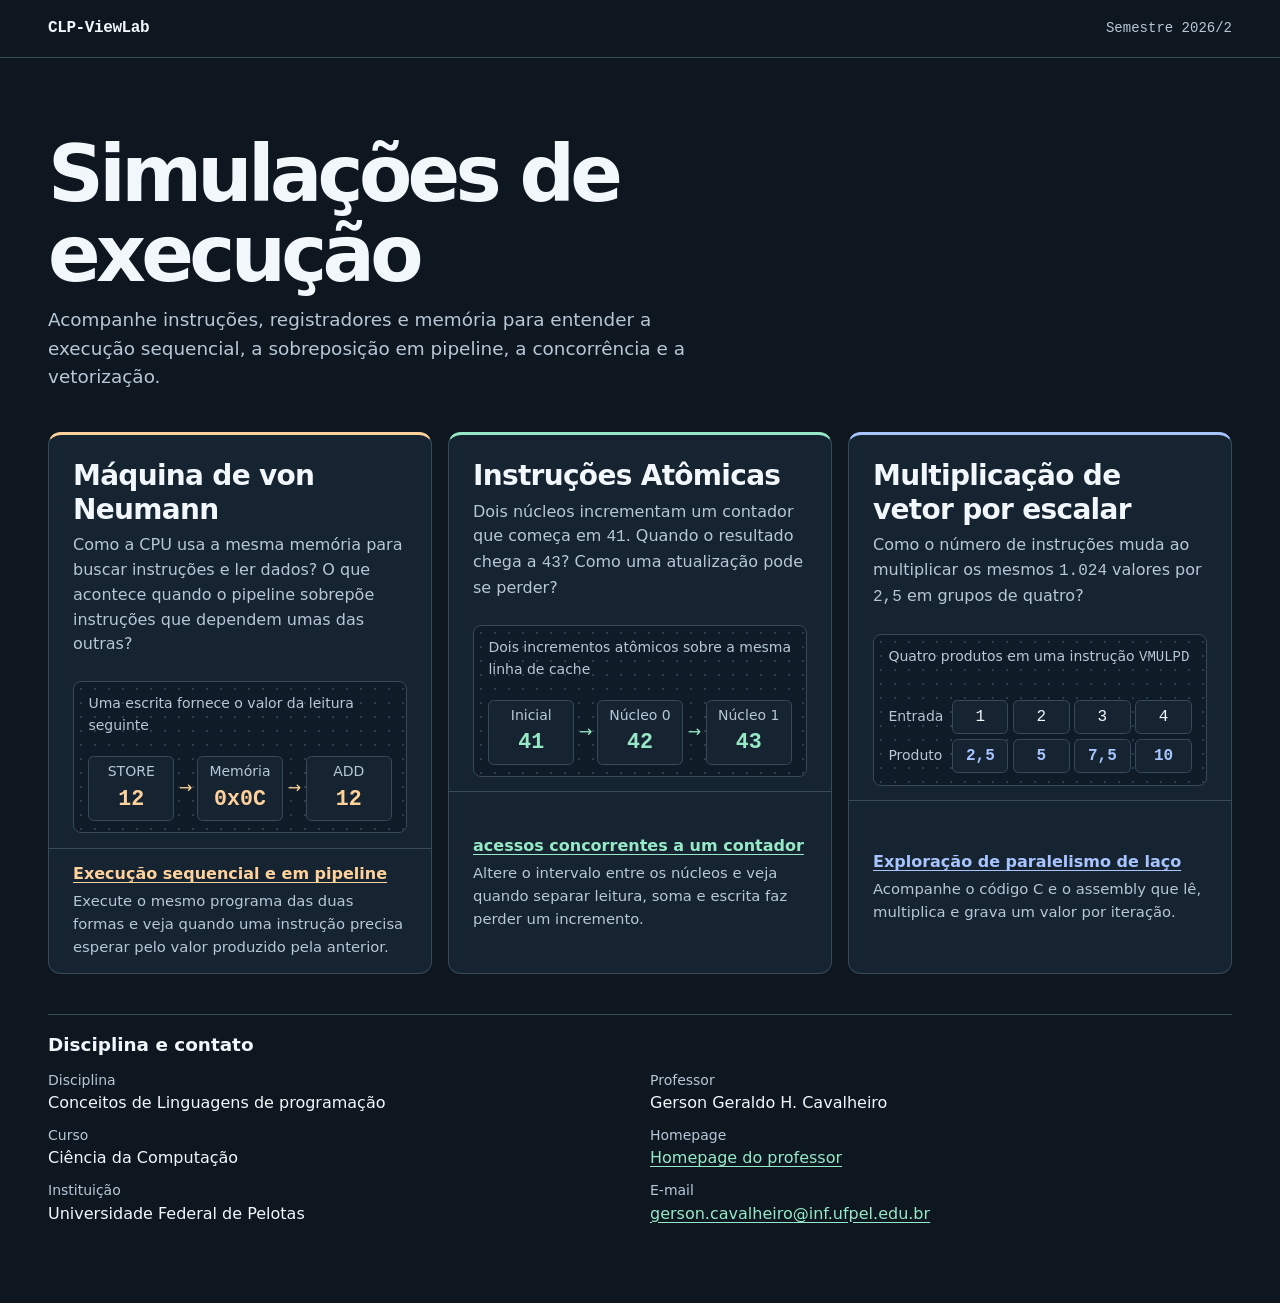
<file: index.html>
<!doctype html>
<html lang="pt-BR">
<head>
  <meta charset="utf-8">
  <meta name="viewport" content="width=device-width, initial-scale=1">
  <meta name="description" content="Simulações interativas da máquina de von Neumann, de instruções atômicas e de vetorização AVX. Semestre 2026/2.">
  <meta name="theme-color" content="#0e1720">
  <title>CLP-ViewLab · Simulações de execução</title>
  <link rel="stylesheet" href="estilo.css">
</head>
<body>
  <header class="site-header">
    <div class="wrap header-row">
      <span class="brand">CLP-ViewLab</span>
      <span class="semester">Semestre 2026/2</span>
    </div>
  </header>

  <main class="wrap">
    <div class="intro">
      <h1>Simulações de execução</h1>
      <p>Acompanhe instruções, registradores e memória para entender a execução sequencial, a sobreposição em pipeline, a concorrência e a vetorização.</p>
    </div>

    <div class="catalog">
      <section class="lab von-neumann" aria-labelledby="von-neumann-title">
        <div class="lab-intro">
          <h2 id="von-neumann-title">Máquina de von Neumann</h2>
          <p>Como a CPU usa a mesma memória para buscar instruções e ler dados? O que acontece quando o pipeline sobrepõe instruções que dependem umas das outras?</p>
        </div>

        <figure class="illustration">
          <figcaption>Uma escrita fornece o valor da leitura seguinte</figcaption>
          <div class="counter-flow" role="img" aria-label="STORE grava 12 no endereço 0x0C, de onde ADD lê o valor 12">
            <div><span>STORE</span><strong>12</strong></div>
            <span class="connector" aria-hidden="true">→</span>
            <div><span>Memória</span><strong>0x0C</strong></div>
            <span class="connector" aria-hidden="true">→</span>
            <div><span>ADD</span><strong>12</strong></div>
          </div>
        </figure>

        <ul class="lab-links">
          <li>
            <a href="simulacoes/von-neumann/index.html">
              <strong>Execução sequencial e em pipeline</strong>
              <span>Execute o mesmo programa das duas formas e veja quando uma instrução precisa esperar pelo valor produzido pela anterior.</span>
            </a>
          </li>
        </ul>
      </section>

      <section class="lab atomics" aria-labelledby="atomics-title">
        <div class="lab-intro">
          <h2 id="atomics-title">Instruções Atômicas</h2>
          <p>Dois núcleos incrementam um contador que começa em <code>41</code>. Quando o resultado chega a <code>43</code>? Como uma atualização pode se perder?</p>
        </div>

        <figure class="illustration">
          <figcaption>Dois incrementos atômicos sobre a mesma linha de cache</figcaption>
          <div class="counter-flow" role="img" aria-label="O contador passa de 41 para 42 e então para 43">
            <div><span>Inicial</span><strong>41</strong></div>
            <span class="connector" aria-hidden="true">→</span>
            <div><span>Núcleo 0</span><strong>42</strong></div>
            <span class="connector" aria-hidden="true">→</span>
            <div><span>Núcleo 1</span><strong>43</strong></div>
          </div>
        </figure>

        <ul class="lab-links">
          <li>
            <a href="simulacoes/atomicas/comparacao.html">
              <strong>acessos concorrentes a um contador</strong>
              <span>Altere o intervalo entre os núcleos e veja quando separar leitura, soma e escrita faz perder um incremento.</span>
            </a>
          </li>
        </ul>
      </section>

      <section class="lab vector" aria-labelledby="avx-title">
        <div class="lab-intro">
          <h2 id="avx-title">Multiplicação de vetor por escalar</h2>
          <p>Como o número de instruções muda ao multiplicar os mesmos <code>1.024</code> valores por <code>2,5</code> em grupos de quatro?</p>
        </div>

        <figure class="illustration">
          <figcaption>Quatro produtos em uma instrução <code>VMULPD</code></figcaption>
          <div class="vector-flow" role="img" aria-label="Um, dois, três e quatro multiplicados por dois vírgula cinco resultam em dois vírgula cinco, cinco, sete vírgula cinco e dez">
            <span>Entrada</span><div><span>1</span><span>2</span><span>3</span><span>4</span></div>
            <span>Produto</span><div><strong>2,5</strong><strong>5</strong><strong>7,5</strong><strong>10</strong></div>
          </div>
        </figure>

        <ul class="lab-links">
          <li>
            <a href="simulacoes/avx/index.html">
              <strong>Exploração de paralelismo de laço</strong>
              <span>Acompanhe o código C e o assembly que lê, multiplica e grava um valor por iteração.</span>
            </a>
          </li>
        </ul>
      </section>
    </div>

    <section class="academic" aria-labelledby="academic-title">
      <h2 id="academic-title">Disciplina e contato</h2>
      <div class="academic-grid">
        <dl>
          <div>
            <dt>Disciplina</dt>
            <dd>Conceitos de Linguagens de programação</dd>
          </div>
          <div>
            <dt>Curso</dt>
            <dd>Ciência da Computação</dd>
          </div>
          <div>
            <dt>Instituição</dt>
            <dd>Universidade Federal de Pelotas</dd>
          </div>
        </dl>
        <dl>
          <div>
            <dt>Professor</dt>
            <dd>Gerson Geraldo H. Cavalheiro</dd>
          </div>
          <div>
            <dt>Homepage</dt>
            <dd><a href="https://wp.ufpel.edu.br/gersonc/">Homepage do professor</a></dd>
          </div>
          <div>
            <dt>E-mail</dt>
            <dd><a href="mailto:gerson.cavalheiro@inf.ufpel.edu.br">gerson.cavalheiro@inf.ufpel.edu.br</a></dd>
          </div>
        </dl>
      </div>
    </section>
  </main>
</body>
</html>
</file>
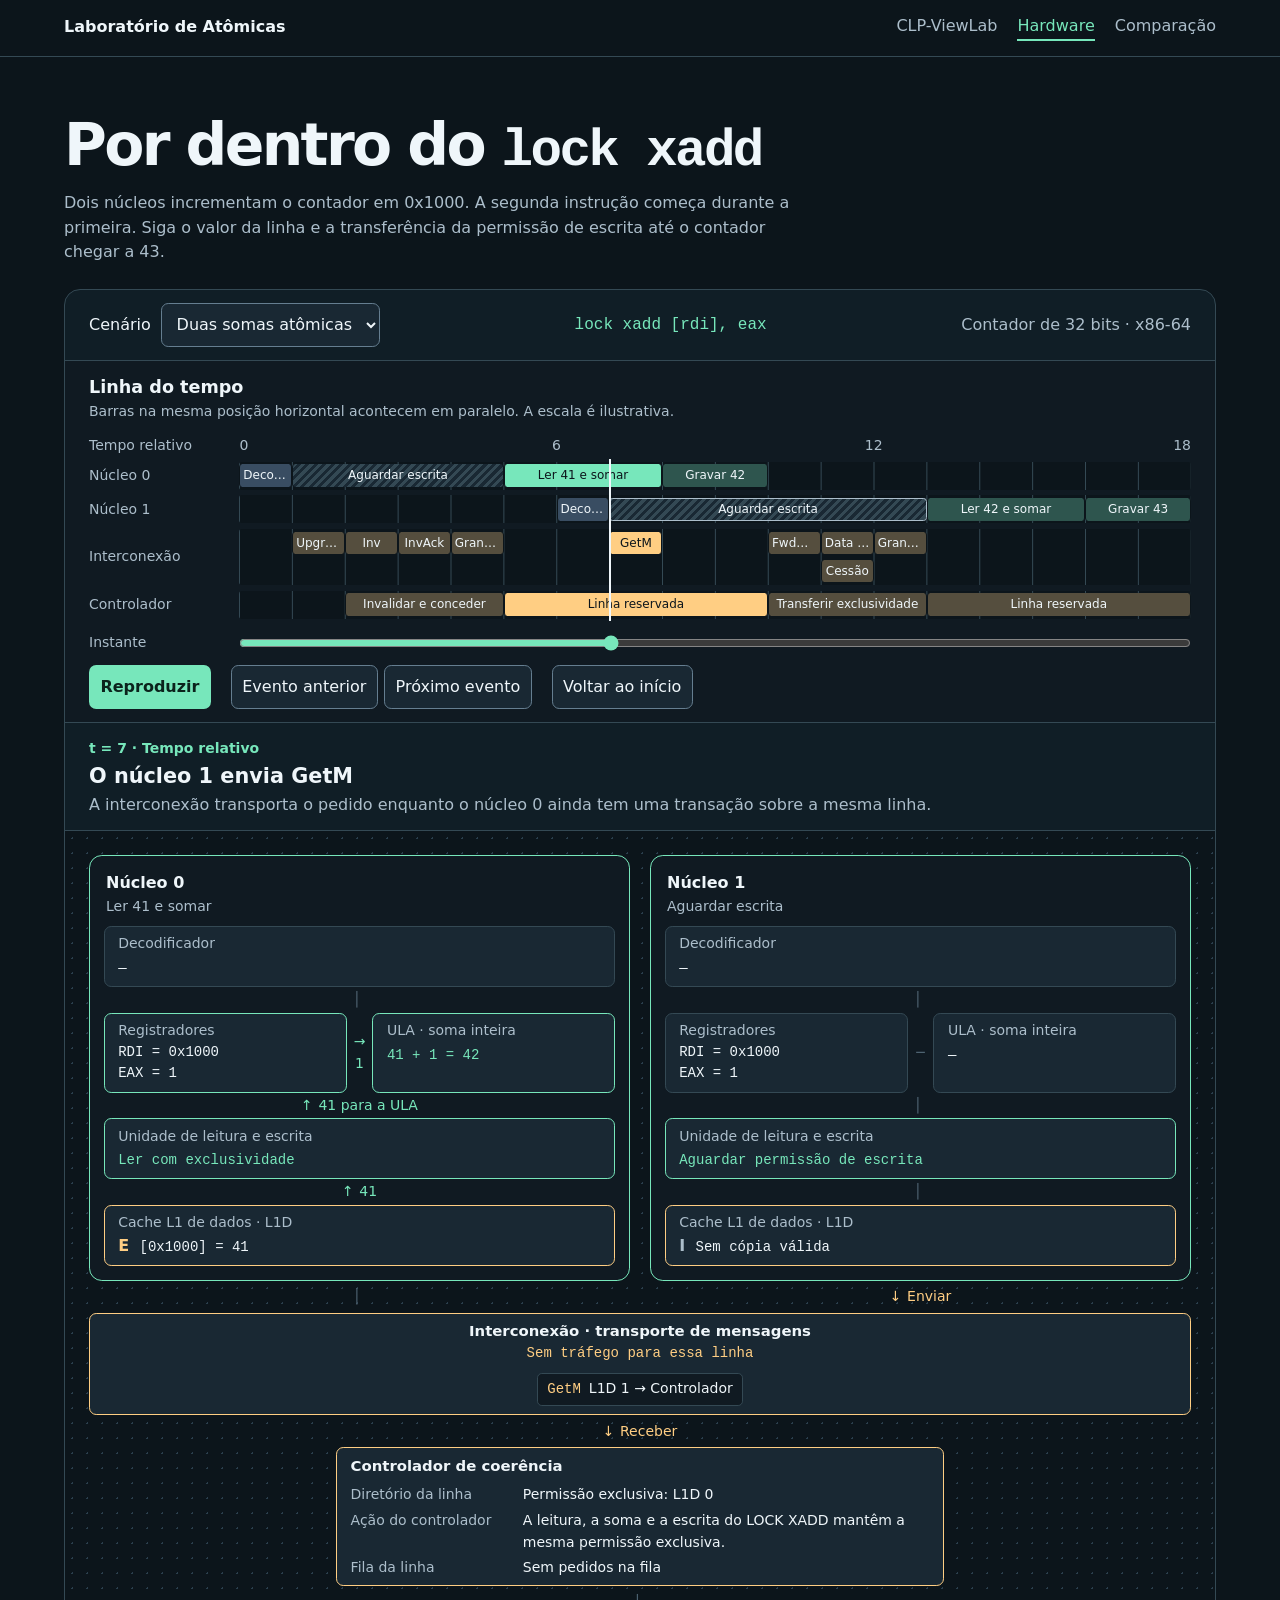
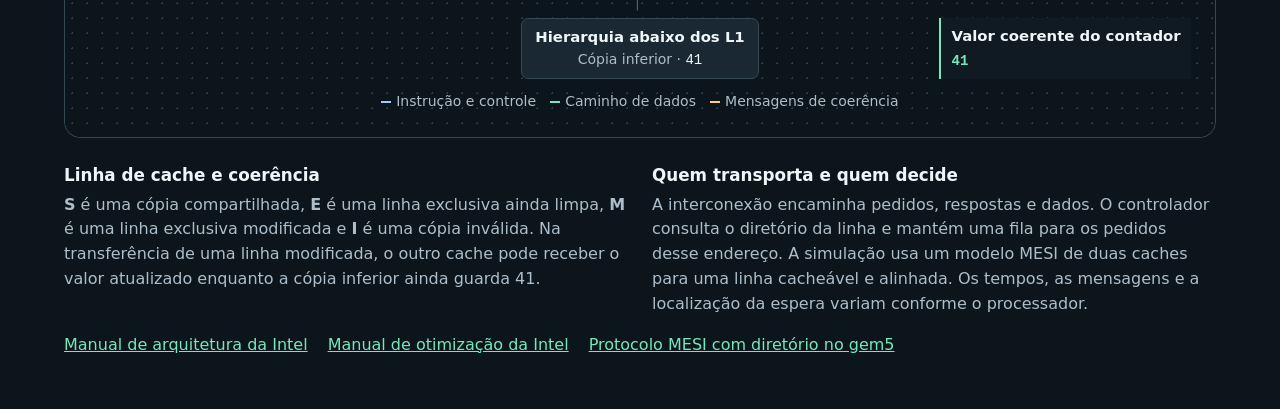
<file: simulacoes/atomicas/index.html>
<!doctype html>
<html lang="pt-BR">
<head>
  <meta charset="utf-8">
  <meta name="viewport" content="width=device-width, initial-scale=1">
  <title>Por dentro do lock xadd · Laboratório de Atômicas</title>
  <link rel="stylesheet" href="estilo.css">
  <script src="modelo.js" defer></script>
  <script src="simulador.js" defer></script>
</head>
<body data-page="hardware">
  <header class="site-header">
    <div class="wrap nav-row">
      <a class="brand" href="index.html">Laboratório de Atômicas</a>
      <nav aria-label="Simulações">
        <a href="../../index.html">CLP-ViewLab</a>
        <a href="index.html" aria-current="page">Hardware</a>
        <a href="comparacao.html">Comparação</a>
      </nav>
    </div>
  </header>
  <main class="wrap">
    <h1>Por dentro do <code>lock xadd</code></h1>
    <p class="intro" id="scenario-description">Dois núcleos incrementam o contador em 0x1000. A segunda instrução começa durante a primeira. Siga o valor da linha e a transferência da permissão de escrita até o contador chegar a 43.</p>

    <section class="lab" aria-label="Simulação de instruções atômicas">
      <div class="command-row">
        <label for="mode">Cenário
          <select id="mode">
            <option value="atomic">Duas somas atômicas</option>
            <option value="observer">Soma e leitura</option>
          </select>
        </label>
        <code id="sequence">lock xadd [rdi], eax</code>
        <span>Contador de 32 bits · x86-64</span>
      </div>
      <section class="timeline-panel" aria-labelledby="timeline-title">
        <h2 id="timeline-title">Linha do tempo</h2>
        <p id="timeline-description">Barras na mesma posição horizontal acontecem em paralelo. A escala é ilustrativa.</p>
        <div id="timeline"></div>
        <label class="scrubber" for="time">
          <span>Instante</span>
          <input type="range" id="time" min="0" value="0" aria-describedby="timeline-description">
        </label>
        <div class="playback controls">
          <button type="button" class="primary" id="play">Reproduzir</button>
          <div class="event-navigation" role="group" aria-label="Execução passo a passo">
            <button type="button" id="previous-event">Evento anterior</button>
            <button type="button" id="next-event">Próximo evento</button>
          </div>
          <button type="button" id="reset">Voltar ao início</button>
        </div>
      </section>
      <div class="event" aria-live="polite" aria-atomic="true">
        <span class="step-label" id="event-label"></span>
        <h2 id="event-title"></h2>
        <p id="explanation"></p>
      </div>
      <div class="board" id="board" role="group" aria-label="Diagrama funcional do processador"></div>
      <noscript>Ative o JavaScript para executar a simulação.</noscript>
    </section>

    <section class="reading" aria-label="Como interpretar o diagrama">
      <div>
        <h2>Linha de cache e coerência</h2>
        <p><strong>S</strong> é uma cópia compartilhada, <strong>E</strong> é uma linha exclusiva ainda limpa, <strong>M</strong> é uma linha exclusiva modificada e <strong>I</strong> é uma cópia inválida. Na transferência de uma linha modificada, o outro cache pode receber o valor atualizado enquanto a cópia inferior ainda guarda 41.</p>
      </div>
      <div>
        <h2>Quem transporta e quem decide</h2>
        <p>A interconexão encaminha pedidos, respostas e dados. O controlador consulta o diretório da linha e mantém uma fila para os pedidos desse endereço. A simulação usa um modelo MESI de duas caches para uma linha cacheável e alinhada. Os tempos, as mensagens e a localização da espera variam conforme o processador.</p>
      </div>
    </section>
    <footer class="references">
      <a href="https://cdrdv2-public.intel.com/868137/325462-089-sdm-vol-1-2abcd-3abcd-4.pdf">Manual de arquitetura da Intel</a>
      <a href="https://cdrdv2-public.intel.com/821614/356477-Optimization-Reference-Manual-V2-050.pdf">Manual de otimização da Intel</a>
      <a href="https://www.gem5.org/documentation/general_docs/ruby/MESI_Two_Level/">Protocolo MESI com diretório no gem5</a>
    </footer>
  </main>
</body>
</html>
</file>
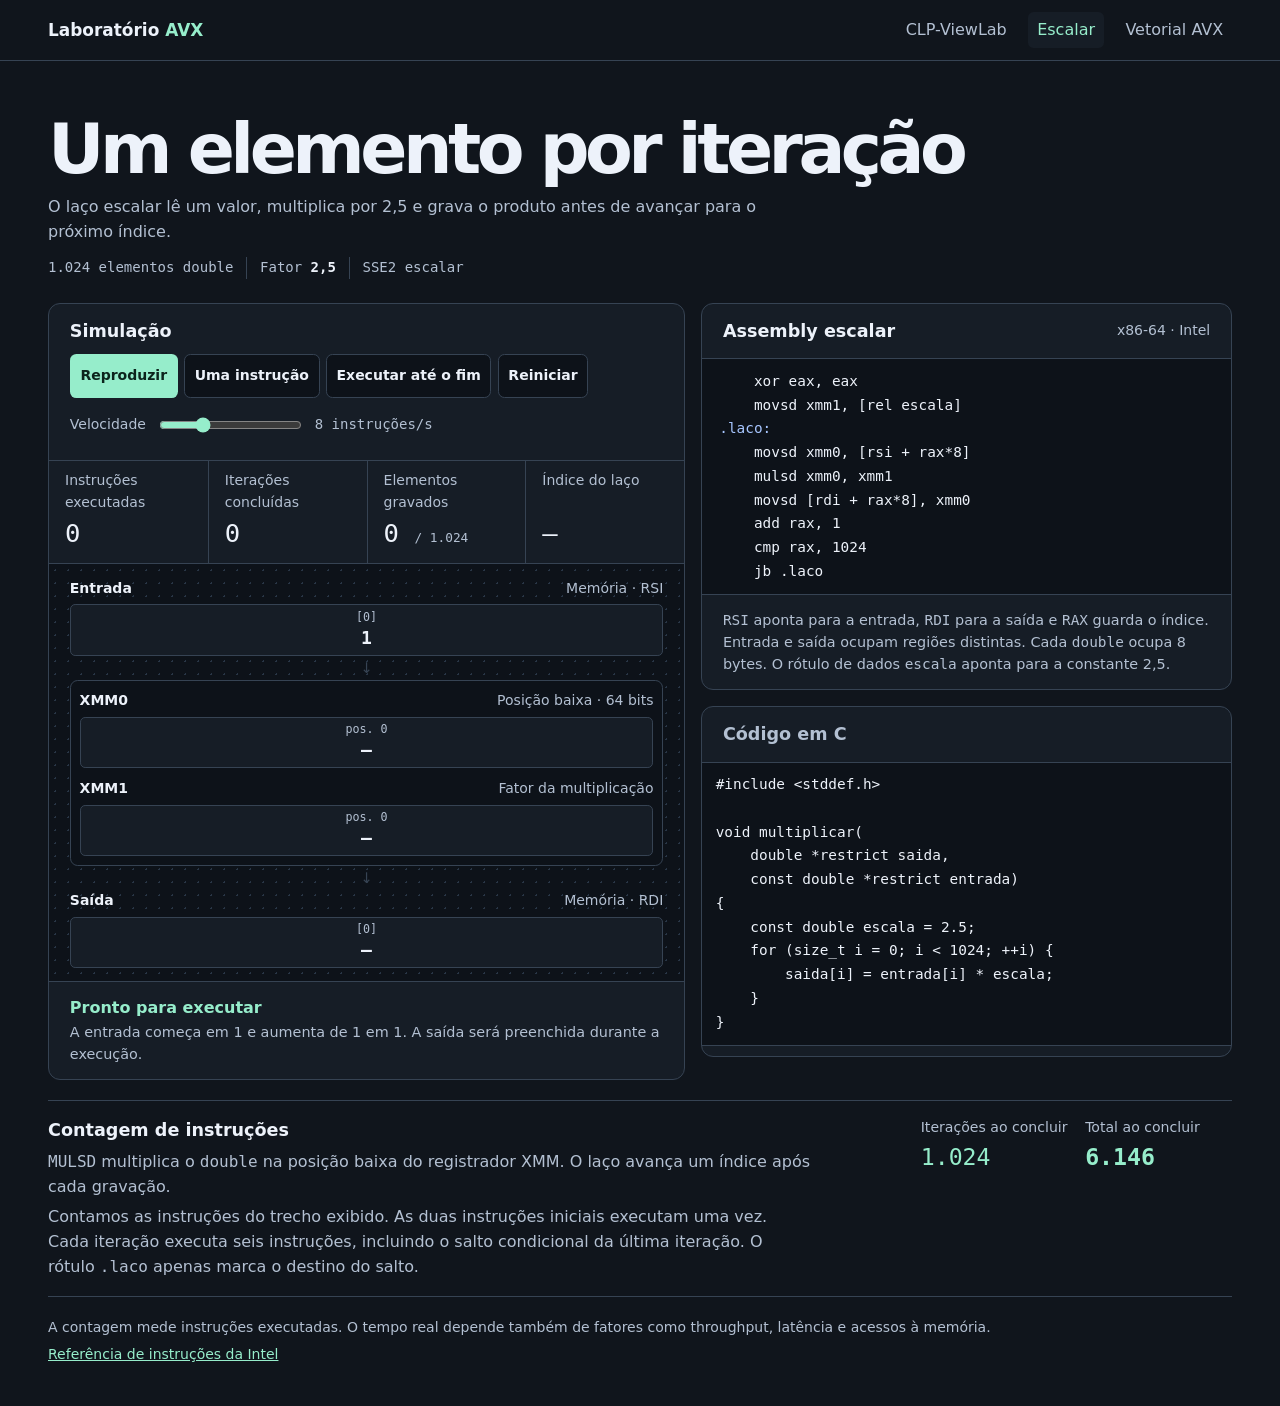
<file: simulacoes/avx/index.html>
<!doctype html>
<html lang="pt-BR">
<head>
  <meta charset="utf-8">
  <meta name="viewport" content="width=device-width, initial-scale=1">
  <title>Um elemento por iteração · Laboratório AVX</title>
  <meta name="description" content="Simulação de multiplicação de um vetor por um escalar em x86-64.">
  <link rel="stylesheet" href="estilo.css">
  <script src="simulador.js" defer></script>
</head>
<body data-mode="scalar">
  <header class="site-header">
    <div class="wrap header-row">
      <a class="brand" href="index.html">Laboratório <strong>AVX</strong></a>
      <nav aria-label="Versões do programa">
        <a href="../../index.html">CLP-ViewLab</a>
        <a href="index.html" aria-current="page">Escalar</a>
        <a href="avx.html">Vetorial AVX</a>
      </nav>
    </div>
  </header>
  <main class="wrap">
    <div class="hero">
      <h1>Um elemento por iteração</h1>
      <p>O laço escalar lê um valor, multiplica por 2,5 e grava o produto antes de avançar para o próximo índice.</p>
      <div class="facts" aria-label="Parâmetros da simulação">
        <span>1.024 elementos <code>double</code></span>
        <span>Fator <strong>2,5</strong></span>
        <span>SSE2 escalar</span>
      </div>
    </div>

    <div class="workspace">
      <section class="simulator" aria-labelledby="simulation-title">
        <div class="sim-top">
          <h2 id="simulation-title">Simulação</h2>
          <div class="controls">
            <button class="primary" id="play" type="button">Reproduzir</button>
            <button id="step" type="button">Uma instrução</button>
            <button id="finish" type="button">Executar até o fim</button>
            <button id="reset" type="button">Reiniciar</button>
          </div>
          <div class="speed">
            <label for="speed">Velocidade</label>
            <input type="range" id="speed" min="0" max="7" value="2">
            <output id="rate" for="speed">8 instruções/s</output>
          </div>
        </div>

        <dl class="stats" aria-label="Estado da execução">
          <div><dt>Instruções executadas</dt><dd id="count">0</dd></div>
          <div><dt>Iterações concluídas</dt><dd id="iterations">0</dd></div>
          <div><dt>Elementos gravados</dt><dd><span id="written">0</span> <small>/ 1.024</small></dd></div>
          <div><dt>Índice do laço</dt><dd id="index">—</dd></div>
        </dl>

        <div class="flow" id="flow" aria-label="Memória e registradores"></div>
        <div class="status" id="status" aria-live="polite" aria-atomic="true">
          <strong id="event-label">Pronto para executar</strong>
          <p id="event-detail">A entrada começa em 1 e aumenta de 1 em 1. A saída será preenchida durante a execução.</p>
        </div>
        <noscript><p>Ative o JavaScript para executar a simulação.</p></noscript>
      </section>

      <div class="source">
        <section class="code-panel" aria-labelledby="asm-title">
          <div class="code-heading"><h2 id="asm-title">Assembly escalar</h2><span>x86-64 · Intel</span></div>
          <pre aria-label="Trecho em assembly"><code id="assembly"></code></pre>
          <p class="code-note"><code>RSI</code> aponta para a entrada, <code>RDI</code> para a saída e <code>RAX</code> guarda o índice. Entrada e saída ocupam regiões distintas. Cada <code>double</code> ocupa 8 bytes. O rótulo de dados <code>escala</code> aponta para a constante 2,5.</p>
        </section>
        <section class="code-panel" aria-labelledby="c-title">
          <div class="code-heading"><h2 id="c-title">Código em C</h2></div>
          <pre><code>#include &lt;stddef.h&gt;

void multiplicar(
    double *restrict saida,
    const double *restrict entrada)
{
    const double escala = 2.5;
    for (size_t i = 0; i &lt; 1024; ++i) {
        saida[i] = entrada[i] * escala;
    }
}</code></pre>
        </section>
      </div>
    </div>

    <section class="accounting" aria-labelledby="account-title">
      <div>
        <h2 id="account-title">Contagem de instruções</h2>
        <p><code>MULSD</code> multiplica o <code>double</code> na posição baixa do registrador XMM. O laço avança um índice após cada gravação.</p>
        <p>Contamos as instruções do trecho exibido. As duas instruções iniciais executam uma vez. Cada iteração executa seis instruções, incluindo o salto condicional da última iteração. O rótulo <code>.laco</code> apenas marca o destino do salto.</p>
      </div>
      <dl class="totals">
        <div><dt>Iterações ao concluir</dt><dd>1.024</dd></div>
        <div><dt>Total ao concluir</dt><dd><strong>6.146</strong></dd></div>
      </dl>
    </section>
    <footer>
      <p>A contagem mede instruções executadas. O tempo real depende também de fatores como throughput, latência e acessos à memória.</p>
      <a href="https://cdrdv2-public.intel.com/782151/253667-sdm-vol-2b.pdf">Referência de instruções da Intel</a>
    </footer>
  </main>
</body>
</html>
</file>
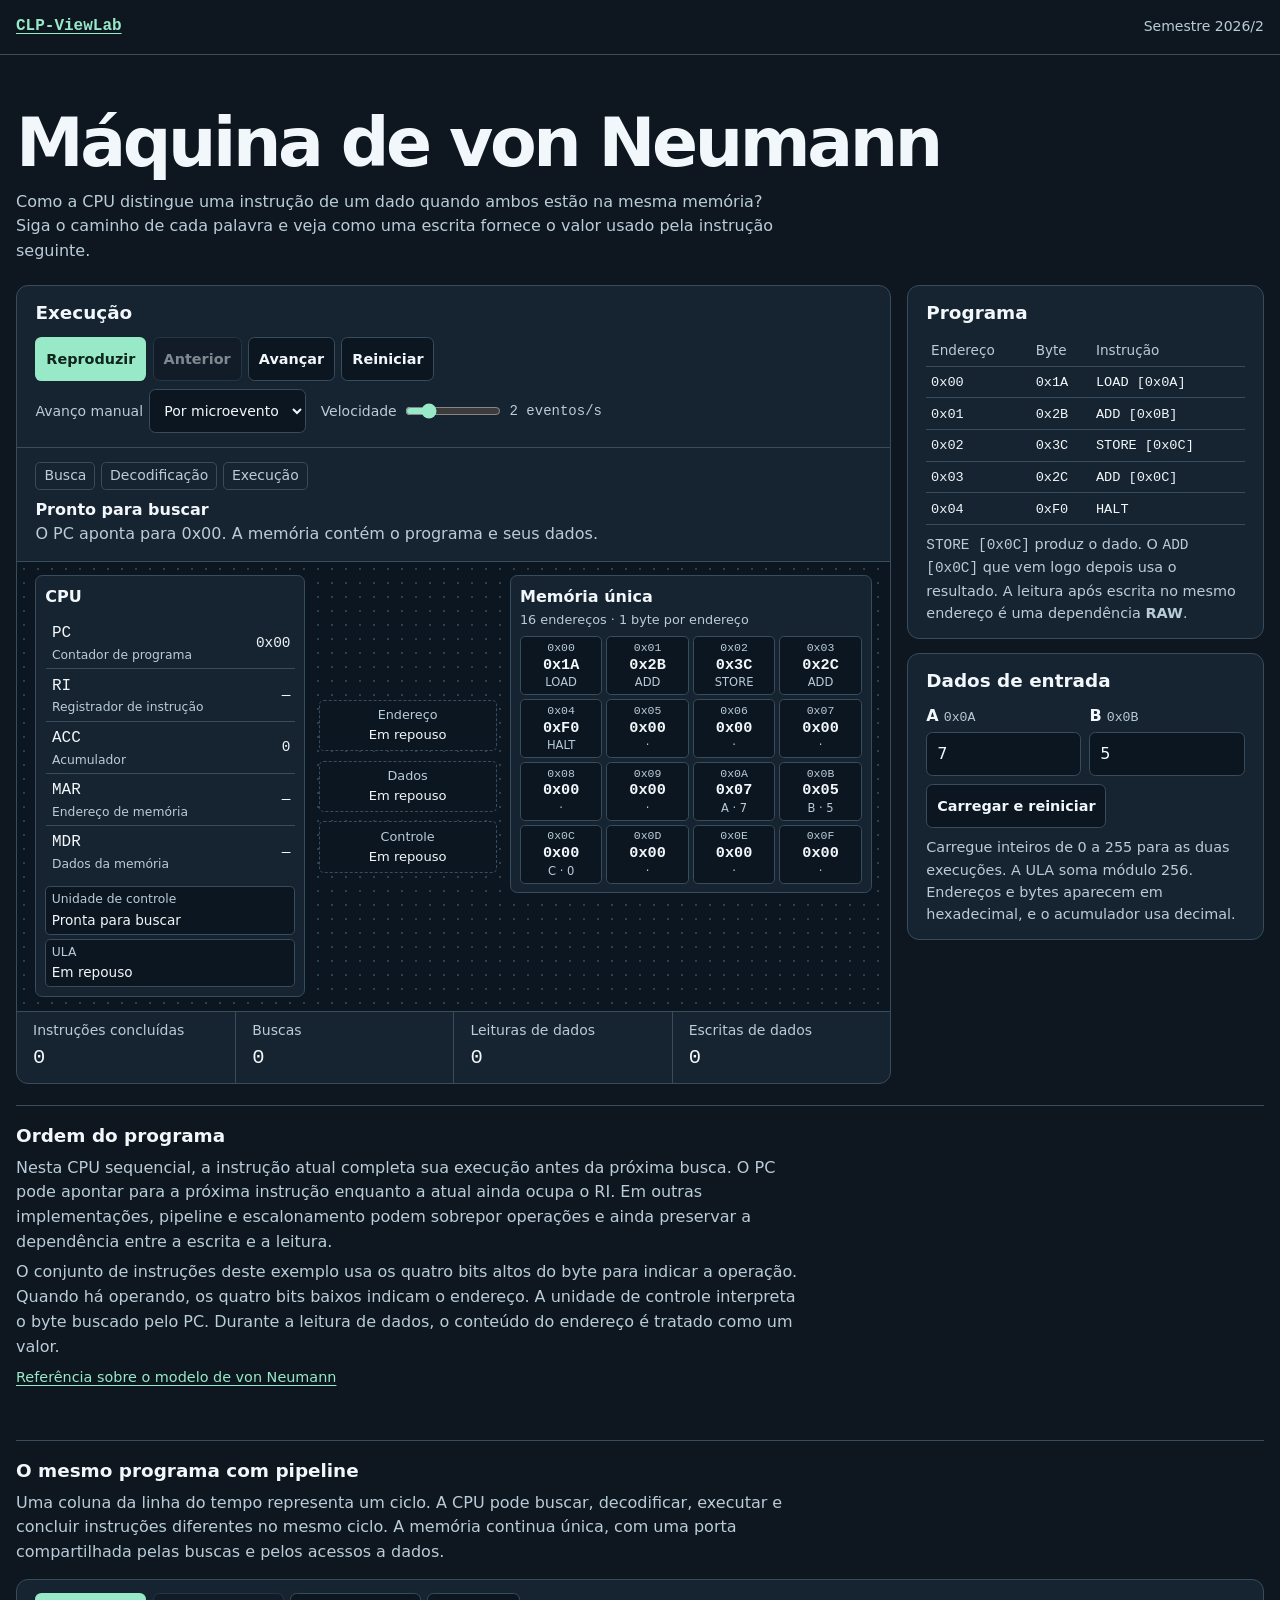
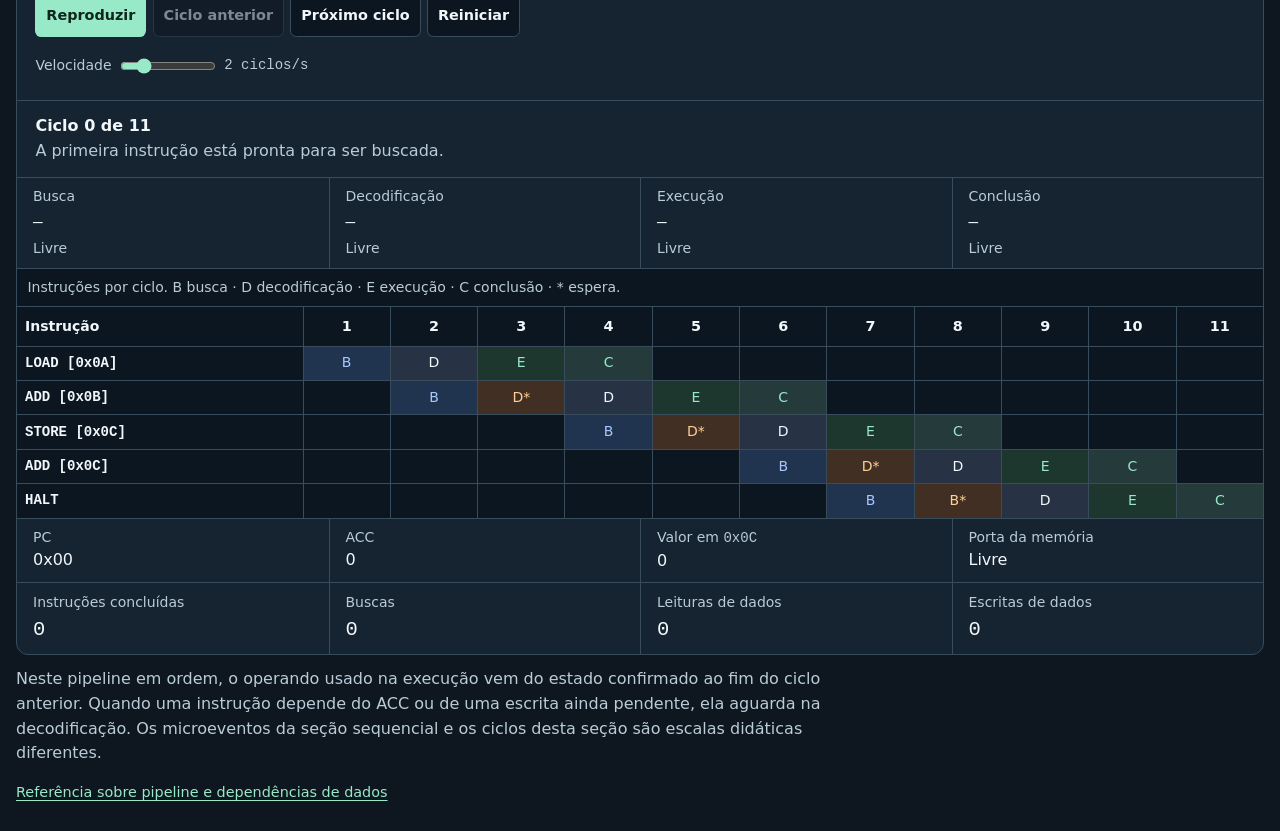
<file: simulacoes/von-neumann/index.html>
<!doctype html>
<html lang="pt-BR">
<head>
  <meta charset="utf-8">
  <meta name="viewport" content="width=device-width, initial-scale=1">
  <meta name="description" content="Simulação do ciclo de busca, decodificação e execução de uma máquina de von Neumann.">
  <title>Máquina de von Neumann · CLP-ViewLab</title>
  <link rel="stylesheet" href="estilo.css">
  <script src="modelo.js" defer></script>
  <script src="pipeline.js" defer></script>
  <script src="simulador.js" defer></script>
</head>
<body>
  <header class="site-header">
    <div class="wrap header-row">
      <a class="brand" href="../../index.html">CLP-ViewLab</a>
      <span class="semester">Semestre 2026/2</span>
    </div>
  </header>

  <main class="wrap">
    <div class="intro">
      <h1>Máquina de von Neumann</h1>
      <p>Como a CPU distingue uma instrução de um dado quando ambos estão na mesma memória? Siga o caminho de cada palavra e veja como uma escrita fornece o valor usado pela instrução seguinte.</p>
    </div>

    <div class="workspace">
      <section class="lab" aria-labelledby="lab-title">
        <div class="controls">
          <h2 id="lab-title">Execução</h2>
          <div class="actions">
            <button id="play" class="primary" type="button">Reproduzir</button>
            <button id="previous" type="button" disabled>Anterior</button>
            <button id="next" type="button">Avançar</button>
            <button id="reset" type="button">Reiniciar</button>
          </div>
          <div class="adjust">
            <label for="granularity">Avanço manual
              <select id="granularity">
                <option value="event">Por microevento</option>
                <option value="instruction">Por instrução</option>
              </select>
            </label>
            <div class="speed">
              <label for="speed">Velocidade</label>
              <input type="range" id="speed" min="0" max="5" value="1">
              <output id="rate" for="speed">2 eventos/s</output>
            </div>
          </div>
        </div>

        <div class="status" id="status" aria-live="polite" aria-atomic="true">
          <ol class="phases" aria-label="Fases da instrução">
            <li data-phase="fetch">Busca</li>
            <li data-phase="decode">Decodificação</li>
            <li data-phase="execute">Execução</li>
          </ol>
          <h3 id="event-title">Pronto para buscar</h3>
          <p id="event-detail">O PC aponta para 0x00.</p>
        </div>

        <div class="machine" aria-label="CPU, barramentos e memória">
          <section class="cpu" aria-labelledby="cpu-title">
            <h3 id="cpu-title">CPU</h3>
            <dl class="registers">
              <div data-register="pc"><dt><code>PC</code><span>Contador de programa</span></dt><dd>0x00</dd></div>
              <div data-register="ri"><dt><code>RI</code><span>Registrador de instrução</span></dt><dd>—</dd></div>
              <div data-register="acc"><dt><code>ACC</code><span>Acumulador</span></dt><dd>0</dd></div>
              <div data-register="mar"><dt><code>MAR</code><span>Endereço de memória</span></dt><dd>—</dd></div>
              <div data-register="mdr"><dt><code>MDR</code><span>Dados da memória</span></dt><dd>—</dd></div>
            </dl>
            <dl class="units">
              <div id="control-unit"><dt>Unidade de controle</dt><dd>Pronta para buscar</dd></div>
              <div id="alu"><dt>ULA</dt><dd>Em repouso</dd></div>
            </dl>
          </section>

          <dl class="buses" aria-label="Sinais entre CPU e memória">
            <div id="address-bus"><dt>Endereço</dt><dd>—</dd></div>
            <div id="data-bus"><dt>Dados</dt><dd>—</dd></div>
            <div id="control-bus"><dt>Controle</dt><dd>—</dd></div>
          </dl>

          <section class="memory" aria-labelledby="memory-title">
            <h3 id="memory-title">Memória única</h3>
            <p>16 endereços · 1 byte por endereço</p>
            <ol id="memory" class="cells" aria-label="Células de memória"></ol>
          </section>
        </div>

        <dl class="counts">
          <div><dt>Instruções concluídas</dt><dd id="instructions">0</dd></div>
          <div><dt>Buscas</dt><dd id="fetches">0</dd></div>
          <div><dt>Leituras de dados</dt><dd id="reads">0</dd></div>
          <div><dt>Escritas de dados</dt><dd id="writes">0</dd></div>
        </dl>
        <noscript><p>Ative o JavaScript para executar a simulação.</p></noscript>
      </section>

      <aside class="study" aria-label="Programa e dados de entrada">
        <section class="panel" aria-labelledby="program-title">
          <h2 id="program-title">Programa</h2>
          <table class="listing">
            <thead><tr><th scope="col">Endereço</th><th scope="col">Byte</th><th scope="col">Instrução</th></tr></thead>
            <tbody id="program"></tbody>
          </table>
          <p><code>STORE [0x0C]</code> produz o dado. O <code>ADD [0x0C]</code> que vem logo depois usa o resultado. A leitura após escrita no mesmo endereço é uma dependência <strong>RAW</strong>.</p>
        </section>

        <section class="panel" aria-labelledby="values-title">
          <h2 id="values-title">Dados de entrada</h2>
          <form id="inputs">
            <div class="operands">
              <label for="a"><strong>A</strong> <code>0x0A</code>
                <input id="a" type="number" min="0" max="255" step="1" value="7" required>
              </label>
              <label for="b"><strong>B</strong> <code>0x0B</code>
                <input id="b" type="number" min="0" max="255" step="1" value="5" required>
              </label>
            </div>
            <button type="submit">Carregar e reiniciar</button>
          </form>
          <p>Carregue inteiros de 0 a 255 para as duas execuções. A ULA soma módulo 256. Endereços e bytes aparecem em hexadecimal, e o acumulador usa decimal.</p>
        </section>
      </aside>
    </div>

    <section class="explanation" aria-labelledby="model-title">
      <h2 id="model-title">Ordem do programa</h2>
      <p>Nesta CPU sequencial, a instrução atual completa sua execução antes da próxima busca. O PC pode apontar para a próxima instrução enquanto a atual ainda ocupa o RI. Em outras implementações, pipeline e escalonamento podem sobrepor operações e ainda preservar a dependência entre a escrita e a leitura.</p>
      <p>O conjunto de instruções deste exemplo usa os quatro bits altos do byte para indicar a operação. Quando há operando, os quatro bits baixos indicam o endereço. A unidade de controle interpreta o byte buscado pelo PC. Durante a leitura de dados, o conteúdo do endereço é tratado como um valor.</p>
      <a href="https://ocw.mit.edu/courses/6-004-computation-structures-spring-2017/pages/c9/c9s1/">Referência sobre o modelo de von Neumann</a>
    </section>

    <section class="pipeline-section" aria-labelledby="pipeline-title">
      <h2 id="pipeline-title">O mesmo programa com pipeline</h2>
      <p>Uma coluna da linha do tempo representa um ciclo. A CPU pode buscar, decodificar, executar e concluir instruções diferentes no mesmo ciclo. A memória continua única, com uma porta compartilhada pelas buscas e pelos acessos a dados.</p>
      <div class="lab pipeline-lab">
        <div class="controls">
          <div class="actions">
            <button class="primary" type="button" id="pipeline-play">Reproduzir</button>
            <button type="button" id="pipeline-previous" disabled>Ciclo anterior</button>
            <button type="button" id="pipeline-next">Próximo ciclo</button>
            <button type="button" id="pipeline-reset">Reiniciar</button>
          </div>
          <div class="adjust speed">
            <label for="pipeline-speed">Velocidade</label>
            <input type="range" id="pipeline-speed" min="0" max="5" value="1">
            <output id="pipeline-rate" for="pipeline-speed">2 ciclos/s</output>
          </div>
        </div>
        <div class="status" id="pipeline-status" aria-live="polite" aria-atomic="true">
          <h3 id="pipeline-cycle">Ciclo 0</h3>
          <p id="pipeline-detail">A primeira instrução está pronta para ser buscada.</p>
        </div>

        <dl class="pipeline-stages" aria-label="Instruções em cada estágio no ciclo atual">
          <div data-pipeline-stage="fetch"><dt>Busca</dt><dd><code></code><span></span></dd></div>
          <div data-pipeline-stage="decode"><dt>Decodificação</dt><dd><code></code><span></span></dd></div>
          <div data-pipeline-stage="execute"><dt>Execução</dt><dd><code></code><span></span></dd></div>
          <div data-pipeline-stage="commit"><dt>Conclusão</dt><dd><code></code><span></span></dd></div>
        </dl>

        <div class="pipeline-trace" role="region" tabindex="0" aria-label="Linha do tempo do pipeline">
          <table class="timeline">
            <caption>Instruções por ciclo. B busca · D decodificação · E execução · C conclusão · * espera.</caption>
            <thead><tr id="pipeline-columns"></tr></thead>
            <tbody id="pipeline-rows"></tbody>
          </table>
        </div>

        <dl class="pipeline-memory" aria-label="Estado após o ciclo">
          <div><dt>PC</dt><dd id="pipeline-pc">0x00</dd></div>
          <div><dt>ACC</dt><dd id="pipeline-acc">0</dd></div>
          <div><dt>Valor em <code>0x0C</code></dt><dd id="pipeline-value">0</dd></div>
          <div><dt>Porta da memória</dt><dd id="pipeline-port">Livre</dd></div>
        </dl>
        <dl class="counts" aria-label="Acessos e instruções no pipeline">
          <div><dt>Instruções concluídas</dt><dd id="pipeline-instructions">0</dd></div>
          <div><dt>Buscas</dt><dd id="pipeline-fetches">0</dd></div>
          <div><dt>Leituras de dados</dt><dd id="pipeline-reads">0</dd></div>
          <div><dt>Escritas de dados</dt><dd id="pipeline-writes">0</dd></div>
        </dl>
      </div>
      <p class="pipeline-note">Neste pipeline em ordem, o operando usado na execução vem do estado confirmado ao fim do ciclo anterior. Quando uma instrução depende do ACC ou de uma escrita ainda pendente, ela aguarda na decodificação. Os microeventos da seção sequencial e os ciclos desta seção são escalas didáticas diferentes.</p>
      <a href="https://ocw.mit.edu/courses/6-004-computation-structures-spring-2017/pages/c15/c15s1/">Referência sobre pipeline e dependências de dados</a>
    </section>
  </main>
</body>
</html>
</file>
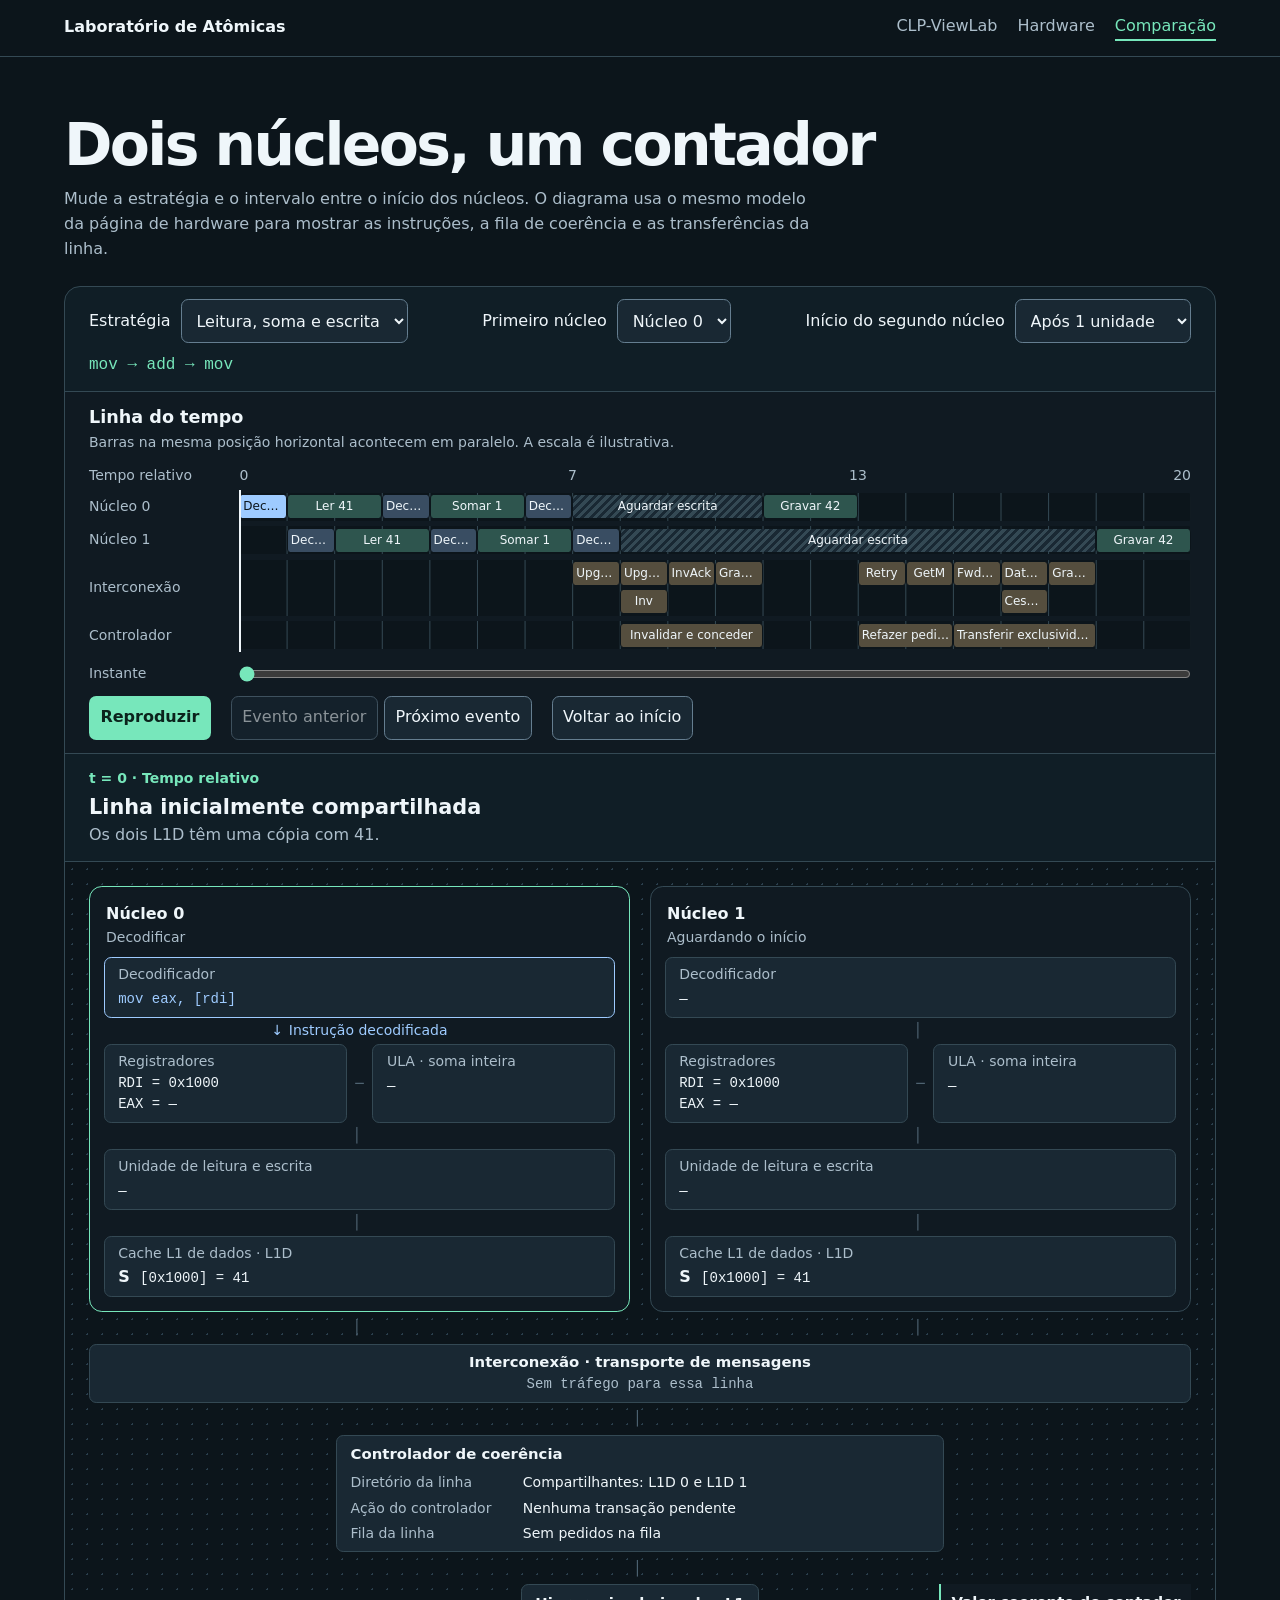
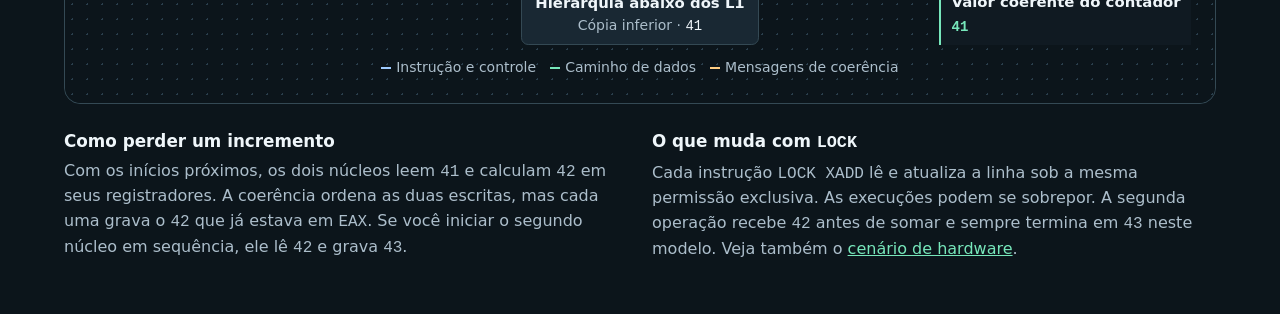
<file: simulacoes/atomicas/comparacao.html>
<!doctype html>
<html lang="pt-BR">
<head>
  <meta charset="utf-8">
  <meta name="viewport" content="width=device-width, initial-scale=1">
  <title>Dois núcleos, um contador · Laboratório de Atômicas</title>
  <link rel="stylesheet" href="estilo.css">
  <script src="modelo.js" defer></script>
  <script src="simulador.js" defer></script>
</head>
<body data-page="comparison">
  <header class="site-header">
    <div class="wrap nav-row">
      <a class="brand" href="index.html">Laboratório de Atômicas</a>
      <nav aria-label="Simulações">
        <a href="../../index.html">CLP-ViewLab</a>
        <a href="index.html">Hardware</a>
        <a href="comparacao.html" aria-current="page">Comparação</a>
      </nav>
    </div>
  </header>
  <main class="wrap">
    <h1>Dois núcleos, um contador</h1>
    <p class="intro">Mude a estratégia e o intervalo entre o início dos núcleos. O diagrama usa o mesmo modelo da página de hardware para mostrar as instruções, a fila de coerência e as transferências da linha.</p>

    <section class="lab" aria-label="Simulação de incrementos concorrentes">
      <div class="command-row">
        <label for="mode">Estratégia
          <select id="mode">
            <option value="split">Leitura, soma e escrita</option>
            <option value="atomic">Soma atômica</option>
          </select>
        </label>
        <label for="first">Primeiro núcleo
          <select id="first">
            <option value="0">Núcleo 0</option>
            <option value="1">Núcleo 1</option>
          </select>
        </label>
        <label for="offset">Início do segundo núcleo
          <select id="offset">
            <option value="0">Simultâneo</option>
            <option value="1" selected>Após 1 unidade</option>
            <option value="6">Após 6 unidades</option>
            <option value="20">Em sequência</option>
          </select>
        </label>
        <code id="sequence">mov → add → mov</code>
      </div>
      <section class="timeline-panel" aria-labelledby="timeline-title">
        <h2 id="timeline-title">Linha do tempo</h2>
        <p id="timeline-description">Barras na mesma posição horizontal acontecem em paralelo. A escala é ilustrativa.</p>
        <div id="timeline"></div>
        <label class="scrubber" for="time">
          <span>Instante</span>
          <input type="range" id="time" min="0" value="0" aria-describedby="timeline-description">
        </label>
        <div class="playback controls">
          <button type="button" class="primary" id="play">Reproduzir</button>
          <div class="event-navigation" role="group" aria-label="Execução passo a passo">
            <button type="button" id="previous-event">Evento anterior</button>
            <button type="button" id="next-event">Próximo evento</button>
          </div>
          <button type="button" id="reset">Voltar ao início</button>
        </div>
      </section>
      <div class="event" aria-live="polite" aria-atomic="true">
        <span class="step-label" id="event-label"></span>
        <h2 id="event-title"></h2>
        <p id="explanation"></p>
      </div>
      <div class="board" id="board" role="group" aria-label="Diagrama funcional do processador"></div>
      <noscript>Ative o JavaScript para executar a simulação.</noscript>
    </section>

    <section class="reading" aria-label="Como interpretar o resultado">
      <div>
        <h2>Como perder um incremento</h2>
        <p>Com os inícios próximos, os dois núcleos leem <code>41</code> e calculam <code>42</code> em seus registradores. A coerência ordena as duas escritas, mas cada uma grava o <code>42</code> que já estava em <code>EAX</code>. Se você iniciar o segundo núcleo em sequência, ele lê <code>42</code> e grava <code>43</code>.</p>
      </div>
      <div>
        <h2>O que muda com <code>LOCK</code></h2>
        <p>Cada instrução <code>LOCK XADD</code> lê e atualiza a linha sob a mesma permissão exclusiva. As execuções podem se sobrepor. A segunda operação recebe <code>42</code> antes de somar e sempre termina em <code>43</code> neste modelo. Veja também o <a href="index.html">cenário de hardware</a>.</p>
      </div>
    </section>
  </main>
</body>
</html>
</file>
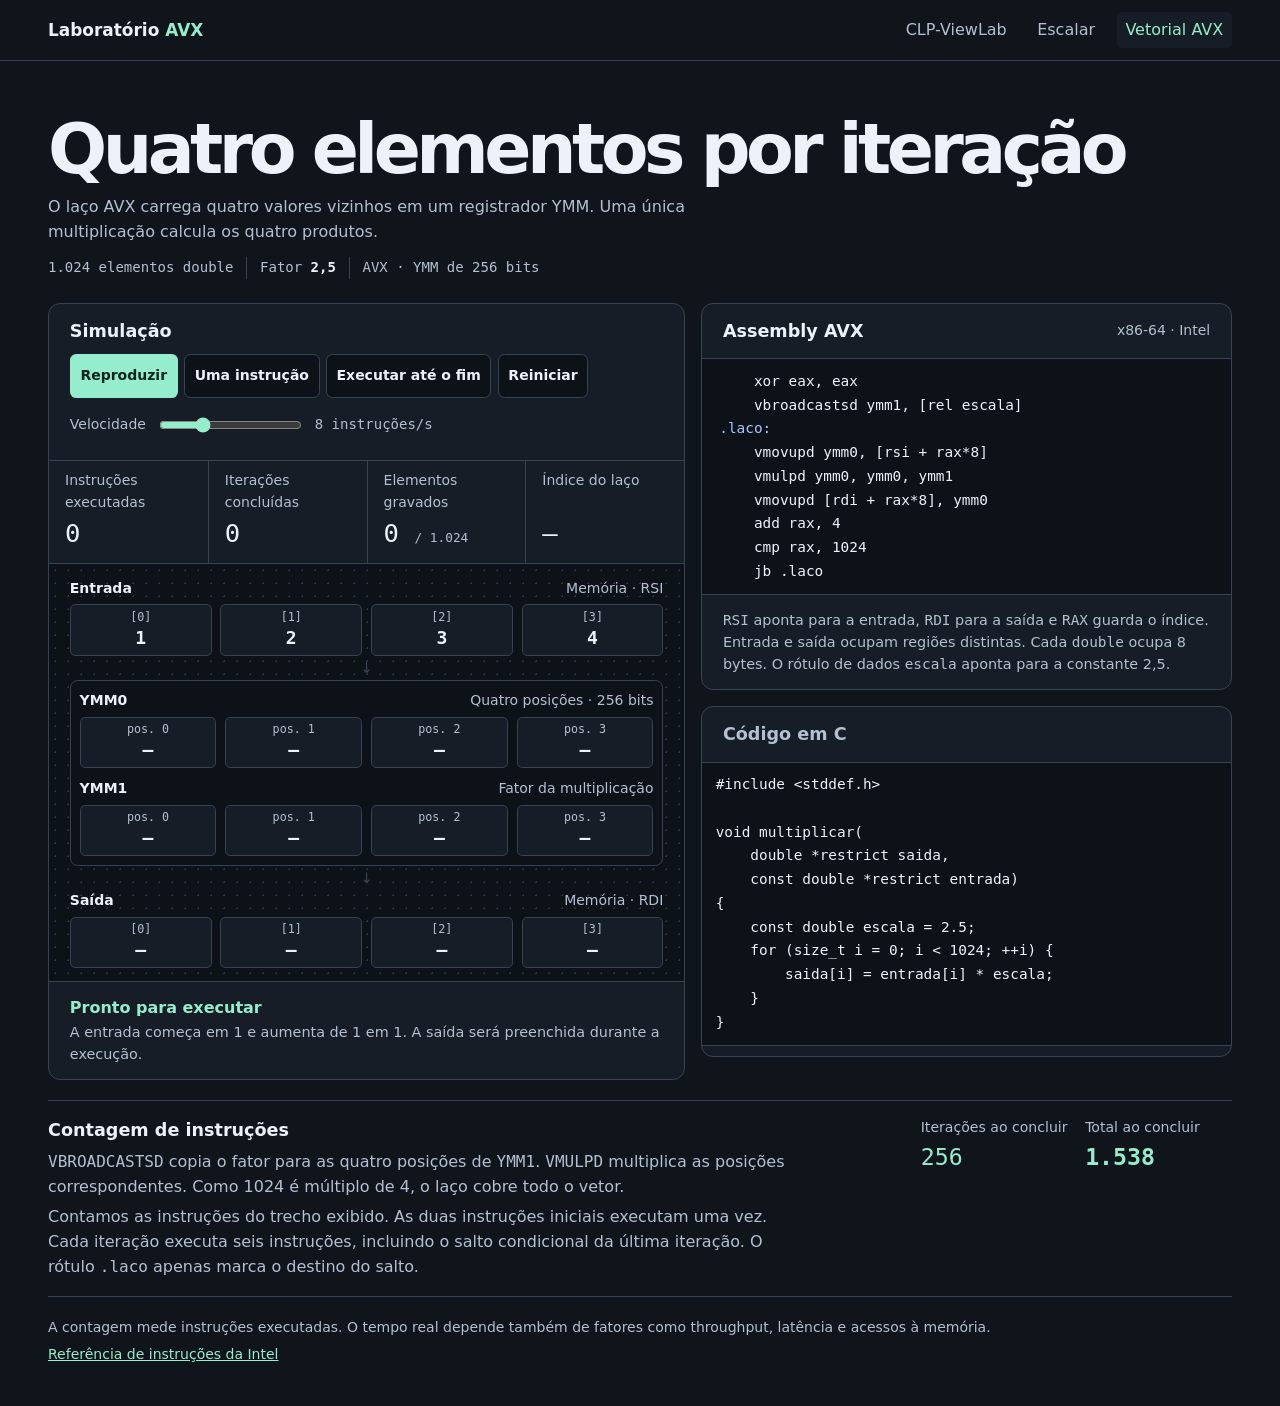
<file: simulacoes/avx/avx.html>
<!doctype html>
<html lang="pt-BR">
<head>
  <meta charset="utf-8">
  <meta name="viewport" content="width=device-width, initial-scale=1">
  <title>Quatro elementos por iteração · Laboratório AVX</title>
  <meta name="description" content="Simulação de multiplicação de um vetor por um escalar em x86-64.">
  <link rel="stylesheet" href="estilo.css">
  <script src="simulador.js" defer></script>
</head>
<body data-mode="vector">
  <header class="site-header">
    <div class="wrap header-row">
      <a class="brand" href="index.html">Laboratório <strong>AVX</strong></a>
      <nav aria-label="Versões do programa">
        <a href="../../index.html">CLP-ViewLab</a>
        <a href="index.html">Escalar</a>
        <a href="avx.html" aria-current="page">Vetorial AVX</a>
      </nav>
    </div>
  </header>
  <main class="wrap">
    <div class="hero">
      <h1>Quatro elementos por iteração</h1>
      <p>O laço AVX carrega quatro valores vizinhos em um registrador YMM. Uma única multiplicação calcula os quatro produtos.</p>
      <div class="facts" aria-label="Parâmetros da simulação">
        <span>1.024 elementos <code>double</code></span>
        <span>Fator <strong>2,5</strong></span>
        <span>AVX · YMM de 256 bits</span>
      </div>
    </div>

    <div class="workspace">
      <section class="simulator" aria-labelledby="simulation-title">
        <div class="sim-top">
          <h2 id="simulation-title">Simulação</h2>
          <div class="controls">
            <button class="primary" id="play" type="button">Reproduzir</button>
            <button id="step" type="button">Uma instrução</button>
            <button id="finish" type="button">Executar até o fim</button>
            <button id="reset" type="button">Reiniciar</button>
          </div>
          <div class="speed">
            <label for="speed">Velocidade</label>
            <input type="range" id="speed" min="0" max="7" value="2">
            <output id="rate" for="speed">8 instruções/s</output>
          </div>
        </div>

        <dl class="stats" aria-label="Estado da execução">
          <div><dt>Instruções executadas</dt><dd id="count">0</dd></div>
          <div><dt>Iterações concluídas</dt><dd id="iterations">0</dd></div>
          <div><dt>Elementos gravados</dt><dd><span id="written">0</span> <small>/ 1.024</small></dd></div>
          <div><dt>Índice do laço</dt><dd id="index">—</dd></div>
        </dl>

        <div class="flow" id="flow" aria-label="Memória e registradores"></div>
        <div class="status" id="status" aria-live="polite" aria-atomic="true">
          <strong id="event-label">Pronto para executar</strong>
          <p id="event-detail">A entrada começa em 1 e aumenta de 1 em 1. A saída será preenchida durante a execução.</p>
        </div>
        <noscript><p>Ative o JavaScript para executar a simulação.</p></noscript>
      </section>

      <div class="source">
        <section class="code-panel" aria-labelledby="asm-title">
          <div class="code-heading"><h2 id="asm-title">Assembly AVX</h2><span>x86-64 · Intel</span></div>
          <pre aria-label="Trecho em assembly"><code id="assembly"></code></pre>
          <p class="code-note"><code>RSI</code> aponta para a entrada, <code>RDI</code> para a saída e <code>RAX</code> guarda o índice. Entrada e saída ocupam regiões distintas. Cada <code>double</code> ocupa 8 bytes. O rótulo de dados <code>escala</code> aponta para a constante 2,5.</p>
        </section>
        <section class="code-panel" aria-labelledby="c-title">
          <div class="code-heading"><h2 id="c-title">Código em C</h2></div>
          <pre><code>#include &lt;stddef.h&gt;

void multiplicar(
    double *restrict saida,
    const double *restrict entrada)
{
    const double escala = 2.5;
    for (size_t i = 0; i &lt; 1024; ++i) {
        saida[i] = entrada[i] * escala;
    }
}</code></pre>
        </section>
      </div>
    </div>

    <section class="accounting" aria-labelledby="account-title">
      <div>
        <h2 id="account-title">Contagem de instruções</h2>
        <p><code>VBROADCASTSD</code> copia o fator para as quatro posições de <code>YMM1</code>. <code>VMULPD</code> multiplica as posições correspondentes. Como 1024 é múltiplo de 4, o laço cobre todo o vetor.</p>
        <p>Contamos as instruções do trecho exibido. As duas instruções iniciais executam uma vez. Cada iteração executa seis instruções, incluindo o salto condicional da última iteração. O rótulo <code>.laco</code> apenas marca o destino do salto.</p>
      </div>
      <dl class="totals">
        <div><dt>Iterações ao concluir</dt><dd>256</dd></div>
        <div><dt>Total ao concluir</dt><dd><strong>1.538</strong></dd></div>
      </dl>
    </section>
    <footer>
      <p>A contagem mede instruções executadas. O tempo real depende também de fatores como throughput, latência e acessos à memória.</p>
      <a href="https://cdrdv2-public.intel.com/782151/253667-sdm-vol-2b.pdf">Referência de instruções da Intel</a>
    </footer>
  </main>
</body>
</html>
</file>
<file: estilo.css>
:root {
  color-scheme: dark;
  --background: #0e1720;
  --panel: #162330;
  --canvas: #0f1b26;
  --line: #364a5a;
  --text: #f2f7fb;
  --muted: #b6c7d6;
  --amber: #ffd29b;
  --green: #97e8c6;
  --blue: #a8c4ff;
  font: 100%/1.55 system-ui, sans-serif;
  color: var(--text);
  background: var(--background);
}

* { box-sizing: border-box; }
body { margin: 0; }
h1, h2, p, figure { margin: 0; }
code, .brand, .semester, .counter-flow strong, .vector-flow div {
  font-family: ui-monospace, Consolas, monospace;
}
.wrap { width: min(74rem, calc(100% - 2rem)); margin-inline: auto; }
.site-header { border-bottom: 1px solid var(--line); }
.header-row {
  display: flex;
  flex-wrap: wrap;
  align-items: center;
  justify-content: space-between;
  gap: .55rem 1.25rem;
  padding-block: 1rem;
}
.brand { font-weight: 700; letter-spacing: -.025em; }
.semester { color: var(--muted); font-size: .875rem; }
main { padding-block: clamp(2rem, 6vw, 4.75rem); }
.intro { max-width: 46rem; margin-bottom: clamp(1.35rem, 4vw, 2.5rem); }
.intro h1 { font-size: clamp(2.25rem, 6.7vw, 4.85rem); line-height: 1.04; letter-spacing: -.06em; }
.intro p { margin-top: .7rem; color: var(--muted); max-width: 59ch; font-size: clamp(1rem, 2vw, 1.15rem); }

.catalog {
  display: grid;
  grid-template-columns: repeat(auto-fit, minmax(min(100%, 20rem), 1fr));
  align-items: stretch;
  gap: 1rem;
}
.lab {
  display: grid;
  grid-template-rows: auto auto 1fr;
  min-width: 0;
  border: 1px solid var(--line);
  border-top: 3px solid var(--accent);
  border-radius: .8rem;
  background: var(--panel);
}
.von-neumann { --accent: var(--amber); }
.atomics { --accent: var(--green); }
.vector { --accent: var(--blue); }
.lab-intro { padding: clamp(.9rem, 2.6vw, 1.5rem); }
.lab-intro h2 { font-size: clamp(1.35rem, 3vw, 1.75rem); line-height: 1.2; letter-spacing: -.025em; }
.lab-intro p { margin-top: .45rem; color: var(--muted); }

.illustration {
  display: flex;
  flex-direction: column;
  justify-content: space-between;
  gap: .6rem;
  min-height: 9.5rem;
  margin-inline: clamp(.9rem, 2.6vw, 1.5rem);
  padding: .7rem clamp(.5rem, 2vw, .9rem);
  border: 1px solid var(--line);
  border-radius: .5rem;
  background: radial-gradient(circle, #2b3c4c 1px, transparent 1px) 0 0 / 14px 14px, var(--canvas);
}
figcaption { color: var(--muted); font-size: .875rem; }
.counter-flow {
  display: grid;
  grid-template-columns: minmax(0, 1fr) auto minmax(0, 1fr) auto minmax(0, 1fr);
  gap: .3rem;
  align-items: center;
  text-align: center;
}
.counter-flow div, .vector-flow div > * {
  padding: .24rem;
  border: 1px solid var(--line);
  border-radius: .35rem;
  background: var(--panel);
}
.counter-flow div span { display: block; color: var(--muted); font-size: .875rem; }
.counter-flow strong { display: block; color: var(--accent); font-size: 1.35rem; }
.connector { color: var(--accent); }
.vector-flow { display: grid; grid-template-columns: auto minmax(0, 1fr); gap: .3rem .55rem; align-items: center; }
.vector-flow > span { color: var(--muted); font-size: .875rem; }
.vector-flow div { display: grid; grid-template-columns: repeat(4, minmax(0, 1fr)); gap: .3rem; text-align: center; }
.vector-flow strong { color: var(--accent); }

.lab-links {
  display: grid;
  margin: .9rem 0 0;
  padding: 0;
  list-style: none;
}
.lab-links li { border-top: 1px solid var(--line); }
.lab-links a {
  display: grid;
  gap: .2rem;
  align-content: center;
  height: 100%;
  padding: .85rem clamp(.9rem, 2.6vw, 1.5rem);
  color: var(--accent);
  text-decoration: none;
}
.lab-links li:last-child a { border-radius: 0 0 .8rem .8rem; }
.lab-links a:hover { background: var(--canvas); }
.lab-links a:focus-visible { outline: 2px solid var(--accent); outline-offset: -3px; }
.lab-links strong { text-decoration: underline; text-underline-offset: .2em; }
.lab-links span { color: var(--muted); font-size: .925rem; }

.academic {
  margin-top: clamp(1.35rem, 4vw, 2.5rem);
  padding-top: 1rem;
  border-top: 1px solid var(--line);
}
.academic h2 { font-size: 1.15rem; }
.academic-grid {
  display: grid;
  grid-template-columns: repeat(2, minmax(0, 1fr));
  gap: .85rem 1.25rem;
  margin-top: .65rem;
}
.academic-grid dl { display: grid; gap: .55rem; margin: 0; }
.academic-grid dt { color: var(--muted); font-size: .875rem; }
.academic-grid dd { margin: 0; overflow-wrap: anywhere; }
.academic-grid a { color: var(--green); text-underline-offset: .2em; }

@media (max-width: 48rem) {
  .catalog { grid-template-columns: minmax(0, 1fr); }
  .illustration { min-height: auto; }
}
@media (max-width: 38rem) {
  .academic-grid { grid-template-columns: minmax(0, 1fr); }
}
</file>
<file: simulacoes/atomicas/estilo.css>
:root {
  color-scheme: dark;
  --bg: #0c151b;
  --panel: #101e26;
  --chip: #101a22;
  --node: #192833;
  --text: #eff6fa;
  --muted: #acbecb;
  --wire: #526776;
  --border: #344954;
  --data: #77e7bb;
  --coherence: #ffce83;
  --control: #9ecbff;
  font: 100%/1.55 system-ui, sans-serif;
  background: var(--bg);
  color: var(--text);
}

* { box-sizing: border-box; }
body { margin: 0; }
a { color: var(--data); }
.wrap { width: min(72rem, calc(100% - 2rem)); margin-inline: auto; }
.site-header { border-bottom: 1px solid var(--border); }
.nav-row, nav, .controls, .command-row, .references {
  display: flex;
  align-items: center;
  flex-wrap: wrap;
  gap: .6rem 1.25rem;
}
.nav-row, .command-row { justify-content: space-between; }
.nav-row { padding-block: .9rem; }
nav a, .brand { color: var(--text); text-decoration: none; }
.brand { font-weight: 750; }
nav a { color: var(--muted); border-bottom: 2px solid transparent; }
nav a[aria-current] { color: var(--data); border-color: currentColor; }
main { padding-block: clamp(1.8rem, 5vw, 3.5rem); }
h1, h2, p { margin: 0; }
h1 {
  font-size: clamp(1.8rem, 5vw, 3.65rem);
  line-height: 1.1;
  letter-spacing: -.045em;
  margin-bottom: .65rem;
}
h1 code { font-size: .9em; white-space: nowrap; }
code, .signal, .line-value { font-family: ui-monospace, Consolas, monospace; }
.intro { max-width: 74ch; color: var(--muted); }
.lab {
  margin-block: 1.5rem;
  background: var(--panel);
  border: 1px solid var(--border);
  border-radius: 1rem;
}
.command-row, .controls, .event {
  padding: .8rem clamp(.75rem, 3vw, 1.5rem);
}
.command-row { border-bottom: 1px solid var(--border); }
.command-row code { color: var(--data); overflow-wrap: anywhere; }
.command-row span { color: var(--muted); }
.board {
  padding: clamp(.6rem, 2.5vw, 1.5rem);
  border-radius: 0 0 1rem 1rem;
  background: radial-gradient(circle, #2a3e4c 1px, transparent 1px) 0 0 / 15px 15px, var(--bg);
}
.cores { display: grid; grid-template-columns: repeat(2, minmax(0, 1fr)); gap: clamp(.45rem, 2vw, 1.25rem); }
.core {
  display: grid;
  grid-template-rows: subgrid;
  grid-row: span 8;
  min-width: 0;
  padding: clamp(.35rem, 1.3vw, .85rem);
  border: 1px solid var(--border);
  border-radius: .8rem;
  background: var(--chip);
}
.cores { row-gap: 0; }
.core[data-active="true"] { border-color: var(--data); }
.core-heading { padding: .1rem .15rem .5rem; }
.core-heading h2 { font-size: 1rem; }
.core-heading p { color: var(--muted); font-size: .875rem; }
.component, .interconnect, .directory, .memory {
  min-width: 0;
  padding: .4rem clamp(.4rem, 1.25vw, .85rem);
  border: 1px solid var(--border);
  border-radius: .45rem;
  background: var(--node);
  overflow-wrap: anywhere;
}
.component[data-active="true"] { border-color: var(--tint); }
[data-kind="data"] { --tint: var(--data); }
[data-kind="control"] { --tint: var(--control); }
[data-kind="coherence"] { --tint: var(--coherence); }
[data-kind="wait"] { --tint: var(--muted); }
.component-title { display: block; font-size: .875rem; color: var(--muted); }
.signal, .line-value { font-size: .875rem; }
.active-value { color: var(--tint, var(--data)); }
.compute { display: grid; grid-template-columns: minmax(0, 1fr) minmax(1rem, auto) minmax(0, 1fr); gap: .3rem; }
.route {
  display: flex;
  min-height: 1.6rem;
  align-items: center;
  justify-content: center;
  flex-wrap: wrap;
  column-gap: .35rem;
  color: var(--muted);
  text-align: center;
  overflow-wrap: anywhere;
  font-size: .875rem;
}
.route::before { content: '│'; color: var(--wire); }
.route[data-down]::before { content: '↓'; color: var(--tint); }
.route[data-up]::before { content: '↑'; color: var(--tint); }
.route[data-both]::before { content: '↕'; color: var(--tint); }
.route[data-across]::before { content: '→'; color: var(--tint); }
.route[data-roundtrip]::before { content: '↔'; color: var(--tint); }
.route:is([data-down], [data-up], [data-both], [data-across], [data-roundtrip]) { color: var(--tint); }
.route.local { flex-direction: column; }
.route.local:not([data-across], [data-roundtrip])::before { content: '─'; }
.route.coherence { min-height: 2rem; }
.line { display: flex; align-items: baseline; gap: .35rem .65rem; flex-wrap: wrap; }
.cache-state { color: var(--text); font-weight: 700; }
.cache-state:is([data-state="E"], [data-state="M"]) { color: var(--coherence); }
.cache-state[data-state="I"] { color: var(--muted); }
.interconnect, .memory { text-align: center; }
.interconnect[data-active="true"], .directory[data-active="true"] { border-color: var(--coherence); }
.interconnect .signal { color: var(--muted); }
.interconnect[data-active="true"] .signal { color: var(--coherence); }
.interconnect h2, .directory h2, .memory h2, .counter-value h2 { font-size: .93rem; }
.packets:not([hidden]) {
  display: flex;
  flex-wrap: wrap;
  justify-content: center;
  gap: .4rem;
  margin: .5rem 0 .15rem;
  padding: 0;
  list-style-position: inside;
}
ul.packets { list-style: none; }
.packets li {
  padding: .25rem .55rem;
  border: 1px solid var(--border);
  border-radius: .3rem;
  background: var(--chip);
  font-size: .875rem;
}
.packets li::marker { color: var(--muted); }
.packets code { color: var(--coherence); }
.packets span { margin-inline-start: .5rem; }
.directory { width: min(100%, 38rem); margin-inline: auto; }
.directory dl { display: grid; gap: .25rem; margin: .4rem 0 0; }
.directory dl div { display: grid; grid-template-columns: minmax(8rem, 1fr) minmax(0, 2.5fr); gap: .2rem .6rem; }
.directory dt { font-size: .875rem; color: var(--muted); }
.directory dd { margin: 0; font-size: .875rem; }
.memory-row {
  display: grid;
  grid-template-columns: minmax(0, 1fr) auto minmax(0, 1fr);
  align-items: start;
  gap: .75rem;
}
.memory { grid-column: 2; }
.counter-value {
  justify-self: end;
  min-width: 0;
  padding: .4rem .65rem;
  border-inline-start: 2px solid var(--data);
  background: var(--chip);
  overflow-wrap: anywhere;
}
.counter-value .line-value { color: var(--data); }
.memory p { color: var(--muted); font-size: .875rem; }
.memory .line-value { color: var(--text); }
.legend {
  display: flex;
  flex-wrap: wrap;
  justify-content: center;
  gap: .25rem .9rem;
  margin: .75rem 0 0;
  padding: 0;
  font-size: .875rem;
  color: var(--muted);
  list-style: none;
}
.legend li::before { content: ''; display: inline-block; width: .7em; height: .16em; background: var(--tint); margin-inline-end: .35em; vertical-align: middle; }
.controls { border-bottom: 1px solid var(--border); }
.step-label { color: var(--data); font-size: .875rem; font-weight: 650; }
.event h2 { font-size: clamp(1.05rem, 3vw, 1.3rem); }
.event p { color: var(--muted); }
.timeline-panel {
  --track-columns: clamp(5.35rem, 20vw, 9rem) minmax(0, 1fr);
  padding: .8rem clamp(.75rem, 3vw, 1.5rem);
  background: var(--chip);
}
.timeline-panel h2 { font-size: 1.1rem; }
.timeline-panel p, .timeline-axis, .timeline-label, .scrubber { color: var(--muted); font-size: .875rem; }
.timeline { display: grid; gap: .35rem; margin-top: .75rem; }
.timeline-row, .scrubber { display: grid; grid-template-columns: var(--track-columns); column-gap: .4rem; align-items: center; }
.timeline-scale, .timeline-track { position: relative; min-width: 0; }
.timeline-scale { min-height: 1.35rem; }
.timeline-scale span { position: absolute; transform: translateX(-50%); }
.timeline-scale span:first-child { transform: none; }
.timeline-scale span:last-child { transform: translateX(-100%); }
.timeline-track {
  min-height: calc(1.75rem * var(--lanes, 1));
  background: linear-gradient(to right, var(--border) 1px, transparent 1px) 0 0 / calc(100% / var(--duration)) 100%,
    var(--bg);
  border-radius: .2rem;
}
.timeline-track::after {
  content: '';
  position: absolute;
  inset: -.18rem auto -.18rem var(--cursor);
  width: 2px;
  background: var(--text);
  pointer-events: none;
}
.timeline-bar {
  position: absolute;
  top: calc(1.75rem * var(--lane, 0) + .16rem);
  height: 1.43rem;
  padding-inline: .18rem;
  border-inline: 1px solid var(--bg);
  border-radius: .22rem;
  background: color-mix(in srgb, var(--tint) 29%, var(--chip));
  color: var(--text);
  overflow: hidden;
  white-space: nowrap;
  text-overflow: ellipsis;
  font-size: .75rem;
  line-height: 1.43rem;
  text-align: center;
}
.timeline-bar[data-active="true"] { background: var(--tint); color: var(--bg); }
.timeline-bar[data-kind="wait"] {
  background: repeating-linear-gradient(135deg, var(--border) 0 3px, var(--node) 3px 6px);
}
.timeline-bar[data-kind="wait"][data-active="true"] {
  color: var(--text);
  outline: 1px solid var(--tint);
  outline-offset: -1px;
}
.scrubber { margin-top: .4rem; }
.scrubber input { width: 100%; margin: 0; min-height: 36px; accent-color: var(--data); }
.timeline-panel .controls { padding: .25rem 0 0; border: 0; }
.event-navigation { display: flex; flex-wrap: wrap; gap: .4rem; }
.event { border-block: 1px solid var(--border); }
button, select {
  min-height: 44px;
  padding: .4rem .65rem;
  border: 1px solid #657e90;
  border-radius: .45rem;
  background: var(--node);
  color: var(--text);
  font: inherit;
}
button { cursor: pointer; }
button.primary { background: var(--data); color: #0b231c; border-color: transparent; font-weight: 700; }
button:disabled { opacity: .55; cursor: default; }
:focus-visible { outline: 2px solid var(--control); outline-offset: 3px; }
label { display: flex; max-width: 100%; gap: .4rem .65rem; align-items: center; flex-wrap: wrap; }
select { max-width: 100%; }
.reading { display: grid; grid-template-columns: repeat(auto-fit, minmax(min(100%, 23rem), 1fr)); gap: 1rem 1.5rem; }
.reading h2 { font-size: 1.05rem; margin-bottom: .3rem; }
.reading p { color: var(--muted); }
.references { margin-top: 1rem; }

@media (max-width: 48rem) {
  .memory-row { grid-template-columns: minmax(0, 1fr); justify-items: center; }
  .memory { grid-column: auto; }
  .counter-value { justify-self: center; text-align: center; }
}

@media (max-width: 38rem) {
  .compute { grid-template-columns: minmax(0, 1fr); gap: 0; }
  .route.local { flex-direction: row; }
  .route.local[data-across]::before { content: '↓'; }
  .route.local[data-roundtrip]::before { content: '↕'; }
  .route.local:not([data-across], [data-roundtrip])::before { content: '│'; }
  .wrap { width: calc(100% - 1rem); }
}

@media (max-width: 26rem) {
  .directory dl div { grid-template-columns: minmax(0, 1fr); }
  .timeline-label { font-size: .78rem; }
}
</file>
<file: simulacoes/avx/estilo.css>
:root {
  color-scheme: dark;
  --surface: #10151c;
  --panel: #161d26;
  --inset: #0d1219;
  --line: #364353;
  --text: #edf2fa;
  --muted: #b3c0d2;
  --accent: #96edcb;
  --memory: #a7c6ff;
  --scalar: #ecc8ff;
  font: 100%/1.55 system-ui, sans-serif;
  background: var(--surface);
  color: var(--text);
}

* { box-sizing: border-box; }
body { margin: 0; }
a { color: var(--accent); }
h1, h2, p, dl, dd { margin: 0; }
code, pre, output, .facts, .stats dd, .slot, .totals dd {
  font-family: ui-monospace, "DejaVu Sans Mono", Consolas, monospace;
}
.wrap { width: min(74rem, calc(100% - 2rem)); margin-inline: auto; }
.site-header { border-bottom: 1px solid var(--line); }
.header-row, nav, .controls, .facts, .speed, .code-heading {
  display: flex;
  flex-wrap: wrap;
  align-items: center;
  gap: .55rem .8rem;
}
.header-row { min-height: 3.75rem; padding-block: .6rem; justify-content: space-between; }
.brand { color: var(--text); font-size: 1.06rem; font-weight: 650; text-decoration: none; }
.brand strong { color: var(--accent); }
nav a { color: var(--muted); text-decoration: none; padding: .32rem .55rem; border-radius: .35rem; }
nav a[aria-current] { background: var(--panel); color: var(--accent); }
main { padding-bottom: 2.5rem; }

.hero { padding-block: clamp(1.65rem, 4vw, 3.4rem) 1.5rem; }
.hero h1 { font-size: clamp(2.1rem, 5.8vw, 4.35rem); letter-spacing: -.065em; line-height: 1.05; }
.hero p { margin-top: .6rem; max-width: 72ch; color: var(--muted); }
.facts { margin-top: .8rem; color: var(--muted); font-size: .875rem; }
.facts span + span { border-inline-start: 1px solid var(--line); padding-inline-start: .8rem; }
.facts strong { color: var(--text); }

.workspace { display: grid; grid-template-columns: minmax(0, 1.2fr) minmax(0, 1fr); gap: 1rem; align-items: start; }
.source { min-width: 0; display: grid; gap: 1rem; }
.simulator, .code-panel { min-width: 0; border: 1px solid var(--line); border-radius: .75rem; background: var(--panel); }
.sim-top, .flow, .status, .code-heading, .code-note { padding: .85rem clamp(.65rem, 2vw, 1.3rem); }
h2 { font-size: 1.1rem; }
.controls { margin-top: .55rem; gap: .4rem; }
button {
  min-height: 44px;
  padding: .36rem .6rem;
  background: var(--inset);
  color: var(--text);
  border: 1px solid var(--line);
  border-radius: .4rem;
  font: 600 .875rem/1.25 system-ui, sans-serif;
  cursor: pointer;
}
button:hover:not(:disabled) { border-color: var(--accent); }
button.primary { background: var(--accent); color: #0c241c; border-color: transparent; min-width: 6rem; }
button:disabled { opacity: .48; cursor: default; }
:focus-visible { outline: 2px solid var(--memory); outline-offset: 3px; }
.speed { margin-top: .4rem; gap: .3rem .7rem; color: var(--muted); font-size: .875rem; }
.speed input { min-height: 38px; width: clamp(6rem, 24%, 12rem); padding: 0; accent-color: var(--accent); }
.speed output { min-width: 8.9em; }
.stats { display: grid; grid-template-columns: repeat(4, minmax(0, 1fr)); border-block: 1px solid var(--line); }
.stats div {
  display: flex;
  flex-direction: column;
  justify-content: space-between;
  min-width: 0;
  padding: .62rem clamp(.45rem, 1.6vw, 1rem);
}
.stats div + div { border-inline-start: 1px solid var(--line); }
.stats dt { color: var(--muted); font-size: .875rem; }
.stats dd { font-size: clamp(1.14rem, 3vw, 1.6rem); font-variant-numeric: tabular-nums; }
.stats small { font-size: .8rem; color: var(--muted); }
.stats [data-active="true"] { color: var(--accent); }

.flow {
  background: radial-gradient(circle, #283545 1px, transparent 1px) 0 0 / 13px 13px, var(--inset);
}
.flow-group { min-width: 0; --mark: var(--memory); }
.flow-group[data-row="register"] { --mark: var(--accent); }
.flow-group[data-row="factor"] { --mark: var(--scalar); }
.row-label { display: flex; justify-content: space-between; gap: .45rem; flex-wrap: wrap; margin-bottom: .3rem; color: var(--muted); font-size: .875rem; }
.row-label strong { color: var(--text); font-weight: 650; }
.slots { display: grid; grid-template-columns: repeat(var(--width), minmax(0, 1fr)); gap: clamp(.18rem, 1vw, .55rem); }
.slot {
  display: grid;
  justify-items: center;
  min-width: 0;
  padding: .28rem .12rem;
  border: 1px solid var(--line);
  border-radius: .32rem;
  background: var(--panel);
  font-variant-numeric: tabular-nums;
  line-height: 1.35;
}
.slot small { color: var(--muted); font-size: .73rem; }
.slot strong { font-size: clamp(.85rem, 2.7vw, 1.13rem); }
.flow-group[data-active="true"] .slot { border-color: var(--mark); background: color-mix(in srgb, var(--mark) 12%, var(--panel)); }
.flow-link { min-height: 1.55rem; display: grid; place-items: center; color: var(--line); font-size: .92rem; line-height: 1; }
.flow-link[data-active="true"] { color: var(--accent); }
.flow-link[data-active="true"] span { animation: transfer .45s ease-out; }
@keyframes transfer { from { transform: translateY(-.3rem); opacity: .4; } to { transform: translateY(0); opacity: 1; } }
@media (prefers-reduced-motion: reduce) {
  .flow-link[data-active="true"] span { animation: none; }
}
.registers { display: grid; gap: .65rem; padding: .55rem; border: 1px solid var(--line); border-radius: .48rem; background: var(--inset); }
.status { min-height: 5.85rem; border-top: 1px solid var(--line); }
.status strong { color: var(--accent); }
.status p, .code-note { color: var(--muted); font-size: .9rem; }

.code-heading { justify-content: space-between; }
.code-heading span { font-size: .875rem; color: var(--muted); }
.code-panel pre {
  overflow-x: auto;
  margin: 0;
  padding: .65rem .5rem;
  background: var(--inset);
  border-block: 1px solid var(--line);
  color: var(--text);
  font-size: clamp(.78rem, 1.6vw, .9rem);
  line-height: 1.65;
}
.code-panel pre code { font: inherit; }
#assembly { display: block; white-space: normal; }
#c-title { color: var(--muted); }
.code-panel:has(#c-title) pre { margin-bottom: .65rem; padding-inline: .85rem; }
.asm-line, .asm-label { display: block; border-inline-start: 2px solid transparent; padding-inline: .45rem; white-space: pre; }
.asm-label { color: var(--memory); }
.asm-line[aria-current="step"] { color: var(--accent); background: #18322e; border-color: var(--accent); }

.accounting {
  margin-block: 1.25rem;
  padding-block: 1rem;
  border-block: 1px solid var(--line);
  display: grid;
  grid-template-columns: minmax(0, 1fr) auto;
  gap: 1rem;
  align-items: start;
}
.accounting p { max-width: 75ch; margin-top: .35rem; color: var(--muted); }
.totals { display: grid; grid-template-columns: 1fr 1fr; gap: .45rem 1.1rem; }
.totals dt { color: var(--muted); font-size: .88rem; }
.totals dd { color: var(--accent); font-size: 1.45rem; }
footer { color: var(--muted); font-size: .875rem; }
footer a { display: inline-block; margin-top: .35rem; }

@media (max-width: 53rem) {
  .workspace { grid-template-columns: minmax(0, 1fr); }
}
@media (max-width: 40rem) {
  .stats { grid-template-columns: repeat(2, minmax(0, 1fr)); }
  .stats div:nth-child(odd) { border-inline-start: 0; }
  .stats div:nth-child(n + 3) { border-block-start: 1px solid var(--line); }
}
@media (max-width: 38rem) {
  .accounting { grid-template-columns: minmax(0, 1fr); }
  .facts { column-gap: .5rem; }
  .facts span + span { padding-inline-start: .5rem; }
}
@media (max-width: 24rem) {
  .wrap { width: calc(100% - 1rem); }
}
</file>
<file: simulacoes/von-neumann/estilo.css>
:root {
  color-scheme: dark;
  --bg: #0e1720;
  --panel: #162330;
  --inset: #0c1620;
  --line: #384c5c;
  --text: #f1f7fa;
  --muted: #b9ccd7;
  --accent: #98e9c7;
  --address: #a9c7fd;
  --write: #ffd097;
  font: 100%/1.55 system-ui, sans-serif;
  color: var(--text);
  background: var(--bg);
}

* { box-sizing: border-box; }
body { margin: 0; }
h1, h2, h3, p, dl, dd { margin: 0; }
a { color: var(--accent); text-underline-offset: .2em; }
code, output, .brand, .registers dd, .counts dd { font-family: ui-monospace, Consolas, monospace; }
.wrap { width: min(83rem, calc(100% - 2rem)); margin-inline: auto; }
.site-header { border-bottom: 1px solid var(--line); }
.header-row, .actions, .adjust { display: flex; flex-wrap: wrap; align-items: center; gap: .55rem .9rem; }
.header-row { justify-content: space-between; padding-block: .9rem; }
.brand { font-weight: 700; }
.semester { color: var(--muted); font-size: .875rem; }
main { padding-block: clamp(1.55rem, 4vw, 3.2rem) 2rem; }
.intro { margin-bottom: 1.3rem; }
.intro h1 { font-size: clamp(2.1rem, 6vw, 4.25rem); letter-spacing: -.05em; line-height: 1.08; }
.intro p { margin-top: .65rem; max-width: 75ch; color: var(--muted); }

.workspace {
  display: grid;
  grid-template-columns: minmax(0, 2.45fr) minmax(16rem, 1fr);
  align-items: start;
  gap: 1rem;
}
.lab, .panel { min-width: 0; border: 1px solid var(--line); border-radius: .75rem; background: var(--panel); }
.controls, .status, .machine, .panel { padding: .85rem clamp(.65rem, 2vw, 1.15rem); }
h2 { font-size: 1.15rem; }
h3 { font-size: 1rem; }
.actions, .adjust { margin-top: .55rem; }
.actions { gap: .4rem; }
.adjust { color: var(--muted); font-size: .875rem; }
.adjust label, .speed { display: flex; align-items: center; flex-wrap: wrap; gap: .4rem; }
.speed input { width: 6rem; min-height: 36px; accent-color: var(--accent); }
.speed output { min-width: 6.3rem; }
button, select, input[type="number"] {
  min-height: 44px;
  padding: .36rem .62rem;
  border: 1px solid var(--line);
  border-radius: .4rem;
  color: var(--text);
  background: var(--inset);
  font: inherit;
}
button { cursor: pointer; font-size: .9rem; font-weight: 650; }
button.primary { min-width: 6rem; color: #10251d; background: var(--accent); border-color: transparent; }
button:hover:not(:disabled) { border-color: var(--accent); }
button:disabled { cursor: default; opacity: .48; }
:focus-visible { outline: 2px solid var(--address); outline-offset: 3px; }

.status { border-block: 1px solid var(--line); }
.status p, .panel p, .explanation p { color: var(--muted); }
.status[data-dependency="true"] h3 { color: var(--accent); }
.phases {
  display: flex;
  flex-wrap: wrap;
  gap: .35rem;
  margin: 0 0 .45rem;
  padding: 0;
  list-style: none;
}
.phases li {
  padding: .16rem .5rem;
  border: 1px solid var(--line);
  border-radius: .3rem;
  color: var(--muted);
  font-size: .875rem;
}
.phases li[aria-current="step"] { background: var(--accent); color: #10251d; border-color: transparent; font-weight: 650; }

.machine {
  display: grid;
  grid-template-columns: minmax(0, 1fr) minmax(6.7rem, .66fr) minmax(0, 1.34fr);
  gap: clamp(.45rem, 1.2vw, .85rem);
  align-items: start;
  background: radial-gradient(circle, #2e4050 1px, transparent 1px) 0 0 / 14px 14px, var(--inset);
}
.cpu, .memory {
  min-width: 0;
  padding: .55rem;
  border: 1px solid var(--line);
  border-radius: .45rem;
  background: var(--panel);
}
.registers { margin-top: .45rem; }
.registers div {
  display: flex;
  align-items: center;
  justify-content: space-between;
  gap: .3rem;
  min-width: 0;
  padding: .2rem .3rem;
  border-inline-start: 2px solid transparent;
}
.registers div + div { border-top: 1px solid var(--line); }
.registers div[data-changed="true"] { background: #18362f; border-inline-start-color: var(--accent); }
.registers dt { min-width: 0; }
.registers dt span { display: block; color: var(--muted); font-size: .77rem; }
.registers dd { font-size: .9rem; white-space: nowrap; }
.units { display: grid; gap: .25rem; margin-top: .55rem; }
.units div {
  min-width: 0;
  padding: .2rem .35rem;
  border: 1px solid var(--line);
  border-radius: .3rem;
  background: var(--inset);
}
.units dt { color: var(--muted); font-size: .77rem; }
.units dd { font-size: .85rem; }
.units div[data-active="true"] { border-color: var(--accent); }
.units div[data-active="true"] dd { color: var(--accent); }
.buses { display: grid; gap: .6rem; align-self: center; text-align: center; }
.buses div {
  padding: .28rem .35rem;
  border: 1px dashed var(--line);
  border-radius: .3rem;
  background: var(--inset);
  overflow-wrap: anywhere;
}
.buses dt { color: var(--muted); font-size: .8rem; }
.buses dd { font-size: .82rem; }
.buses div[data-active="true"] { border-color: var(--address); }
#address-bus[data-active="true"] dd { color: var(--address); }
#data-bus[data-active="true"] dd { color: var(--accent); }
#control-bus[data-active="true"] dd { color: var(--write); }
.memory p { margin-bottom: .4rem; color: var(--muted); font-size: .8rem; }
.cells {
  display: grid;
  grid-template-columns: repeat(4, minmax(0, 1fr));
  gap: .26rem;
  margin: 0;
  padding: 0;
  list-style: none;
}
.cells li {
  display: grid;
  justify-items: center;
  min-width: 0;
  padding: .22rem .06rem;
  border: 1px solid var(--line);
  border-radius: .3rem;
  background: var(--inset);
  line-height: 1.3;
}
.cells .cell-address, .cells small { color: var(--muted); font-size: .72rem; }
.cells .cell-value { font-size: clamp(.78rem, 1.45vw, .95rem); font-weight: 700; }
.cells li[data-access] { border-color: var(--mark); background: color-mix(in srgb, var(--mark) 16%, var(--inset)); }
.cells li[data-access="address"] { --mark: var(--address); }
.cells li[data-access="read"] { --mark: var(--accent); }
.cells li[data-access="write"] { --mark: var(--write); }
.cells li[data-access] .cell-value { color: var(--mark); }

.counts { display: grid; grid-template-columns: repeat(4, minmax(0, 1fr)); border-top: 1px solid var(--line); }
.counts div { display: flex; flex-direction: column; justify-content: space-between; padding: .55rem clamp(.5rem, 2vw, 1rem); }
.counts div + div { border-inline-start: 1px solid var(--line); }
.counts dt { color: var(--muted); font-size: .875rem; }
.counts dd { font-size: 1.28rem; }
.counts dd[data-changed="true"] { color: var(--accent); }
.lab noscript p { padding: .85rem; }

.study { display: grid; gap: .85rem; }
.listing { width: 100%; border-collapse: collapse; margin-block: .5rem; text-align: left; }
.listing th, .listing td { padding: .27rem .3rem; border-bottom: 1px solid var(--line); font-size: .85rem; }
.listing th { font-weight: 500; color: var(--muted); }
.listing [aria-current="step"] > * { background: #18362f; color: var(--accent); }
.panel p { font-size: .9rem; }
#inputs { display: grid; gap: .5rem; margin-block: .5rem; }
#inputs button { justify-self: start; }
.operands { display: grid; grid-template-columns: repeat(2, minmax(0, 1fr)); gap: .5rem; }
.operands label { min-width: 0; }
.operands label code { color: var(--muted); font-size: .825rem; }
.operands input { display: block; width: 100%; margin-top: .25rem; }
.explanation { margin-top: 1.3rem; padding-top: 1rem; border-top: 1px solid var(--line); }
.explanation p { max-width: 78ch; margin-block: .35rem; }
.explanation a { font-size: .9rem; }

@media (max-width: 66rem) {
  .workspace { grid-template-columns: minmax(0, 1fr); }
  .study { grid-template-columns: repeat(2, minmax(0, 1fr)); }
}
@media (max-width: 43rem) {
  .machine { grid-template-columns: minmax(0, 1fr); }
  .buses { grid-template-columns: repeat(3, minmax(0, 1fr)); gap: .25rem; }
  .study { grid-template-columns: minmax(0, 1fr); }
}
@media (max-width: 29rem) {
  .counts { grid-template-columns: repeat(2, minmax(0, 1fr)); }
  .counts div:nth-child(odd) { border-inline-start: 0; }
  .counts div:nth-child(n + 3) { border-top: 1px solid var(--line); }
}

.pipeline-section {
  margin-top: clamp(1.6rem, 5vw, 3.1rem);
  padding-top: 1rem;
  border-top: 1px solid var(--line);
}
.pipeline-section > p { max-width: 80ch; margin-block: .35rem .85rem; color: var(--muted); }
.pipeline-section > a { font-size: .9rem; }
.pipeline-lab .actions { margin-top: 0; }
.pipeline-stages, .pipeline-memory {
  display: grid;
  grid-template-columns: repeat(4, minmax(0, 1fr));
}
.pipeline-stages > div, .pipeline-memory > div {
  min-width: 0;
  padding: .5rem clamp(.5rem, 2vw, 1rem);
}
.pipeline-stages > div + div, .pipeline-memory > div + div { border-inline-start: 1px solid var(--line); }
.pipeline-stages dt, .pipeline-memory dt { color: var(--muted); font-size: .875rem; }
.pipeline-stages dd { display: grid; gap: .15rem; margin-top: .2rem; }
.pipeline-stages dd span { color: var(--muted); font-size: .875rem; }
.pipeline-stages [data-pipeline-stage][data-active] { background: #17352e; }
.pipeline-stages [data-pipeline-stage][data-wait] { background: #3b2b22; }
.pipeline-stages [data-active] code { color: var(--accent); }
.pipeline-stages [data-wait] code { color: var(--write); }

.pipeline-trace {
  overflow-x: auto;
  border-block: 1px solid var(--line);
  background: var(--inset);
}
.timeline { width: 100%; border-collapse: separate; border-spacing: 0; text-align: center; }
.timeline caption {
  padding: .48rem .65rem;
  text-align: left;
  color: var(--muted);
  font-size: .875rem;
}
.timeline :is(th, td) {
  min-width: 2.6rem;
  height: 2.15rem;
  padding: .2rem;
  border-top: 1px solid var(--line);
  font-size: .875rem;
}
.timeline :is(th, td) + :is(th, td) { border-inline-start: 1px solid var(--line); }
.timeline tr > :first-child {
  position: sticky;
  left: 0;
  min-width: 8.5rem;
  padding-inline: .5rem;
  background: var(--inset);
  text-align: left;
  white-space: nowrap;
}
.timeline td[data-stage="fetch"] { background: #20334f; color: var(--address); }
.timeline td[data-stage="decode"] { background: #273344; color: var(--text); }
.timeline td[data-stage="execute"] { background: #1d372f; color: var(--accent); }
.timeline td[data-stage="commit"] { background: #253a3a; color: var(--accent); }
.timeline td[data-wait] { background: #412f23; color: var(--write); }
.timeline [data-current="true"] { box-shadow: inset 1px 0 var(--address), inset -1px 0 var(--address); }
.timeline button {
  width: 100%;
  min-height: 2rem;
  padding: .15rem .25rem;
  border-color: transparent;
  font-variant-numeric: tabular-nums;
}
.timeline button[aria-current="time"] { background: var(--address); color: #101e31; }
.pipeline-memory dd { overflow-wrap: anywhere; }
.pipeline-section > .pipeline-note { margin-top: .75rem; }

@media (max-width: 43rem) {
  .timeline caption { position: sticky; left: 0; max-width: calc(100vw - 2.2rem); }
  .pipeline-stages, .pipeline-memory { grid-template-columns: repeat(2, minmax(0, 1fr)); }
  .pipeline-stages > div:nth-child(odd), .pipeline-memory > div:nth-child(odd) { border-inline-start: 0; }
  .pipeline-stages > div:nth-child(n + 3), .pipeline-memory > div:nth-child(n + 3) { border-top: 1px solid var(--line); }
}
</file>
